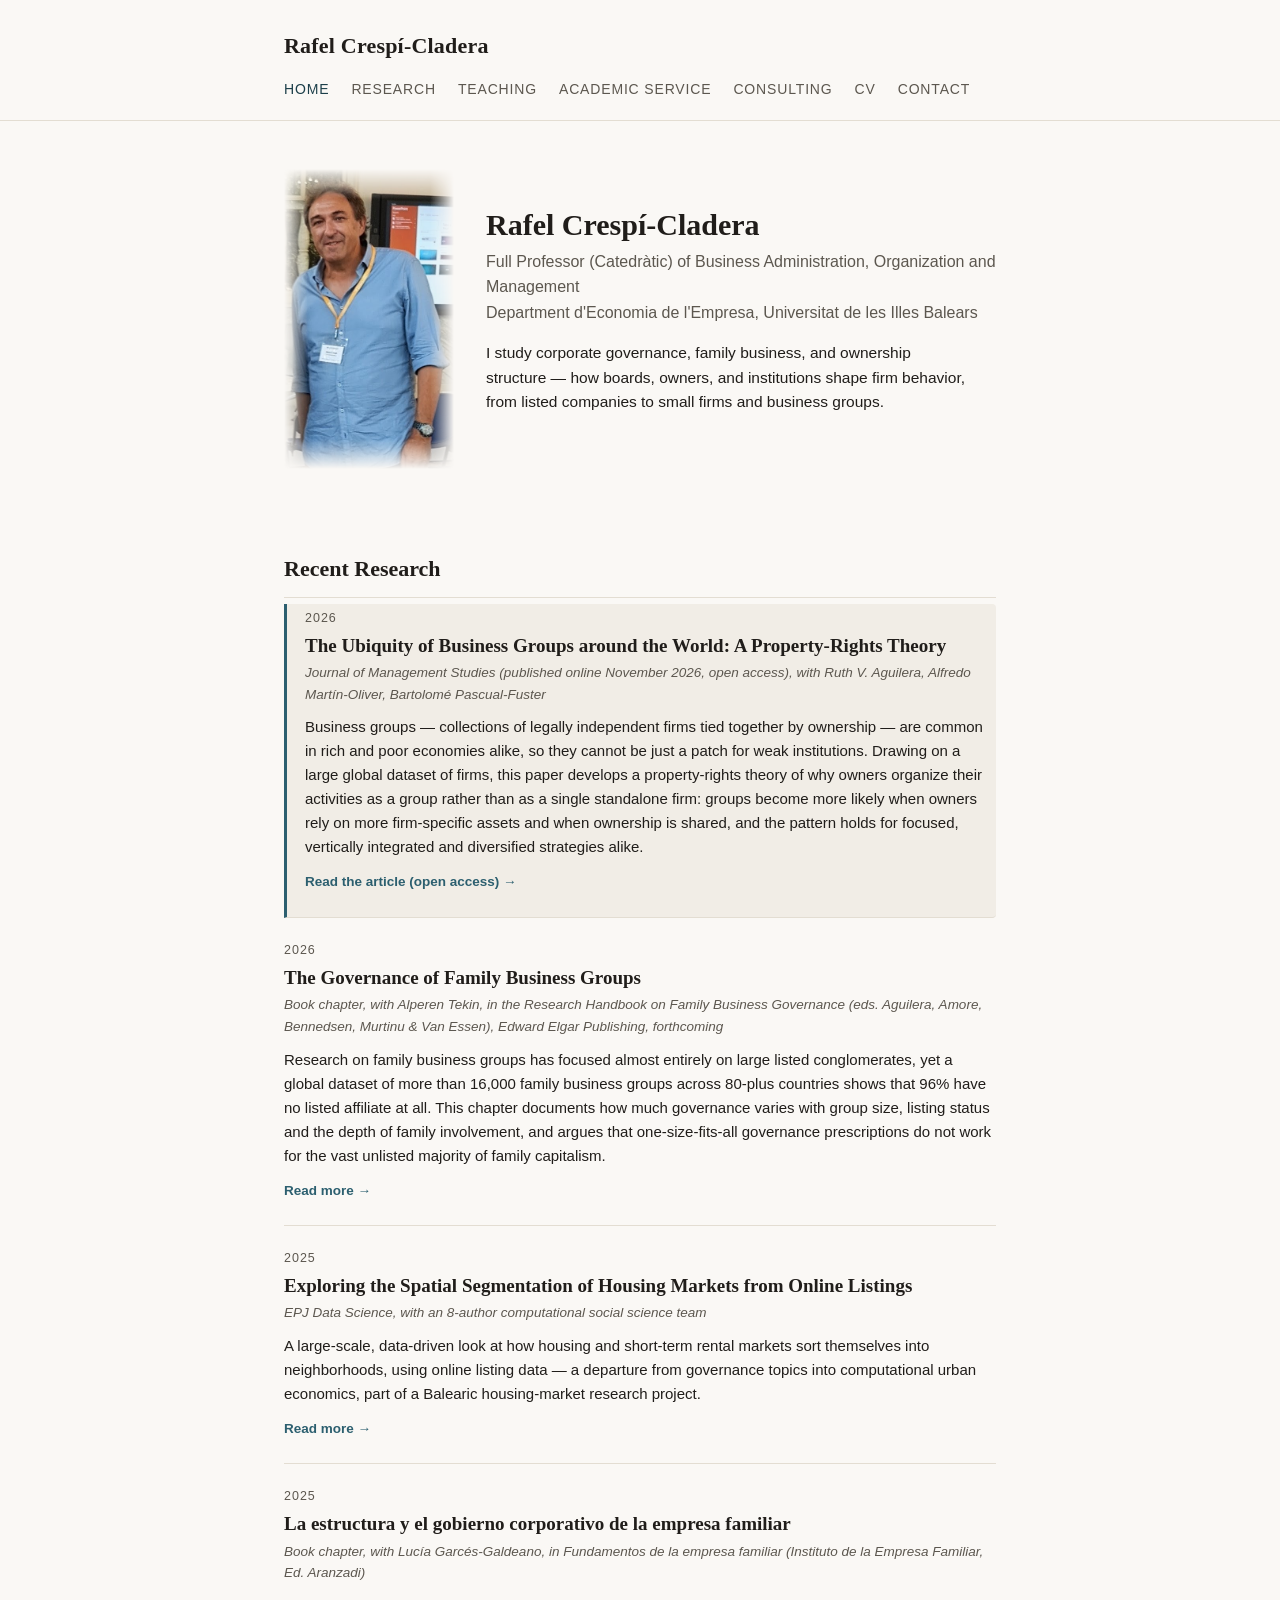
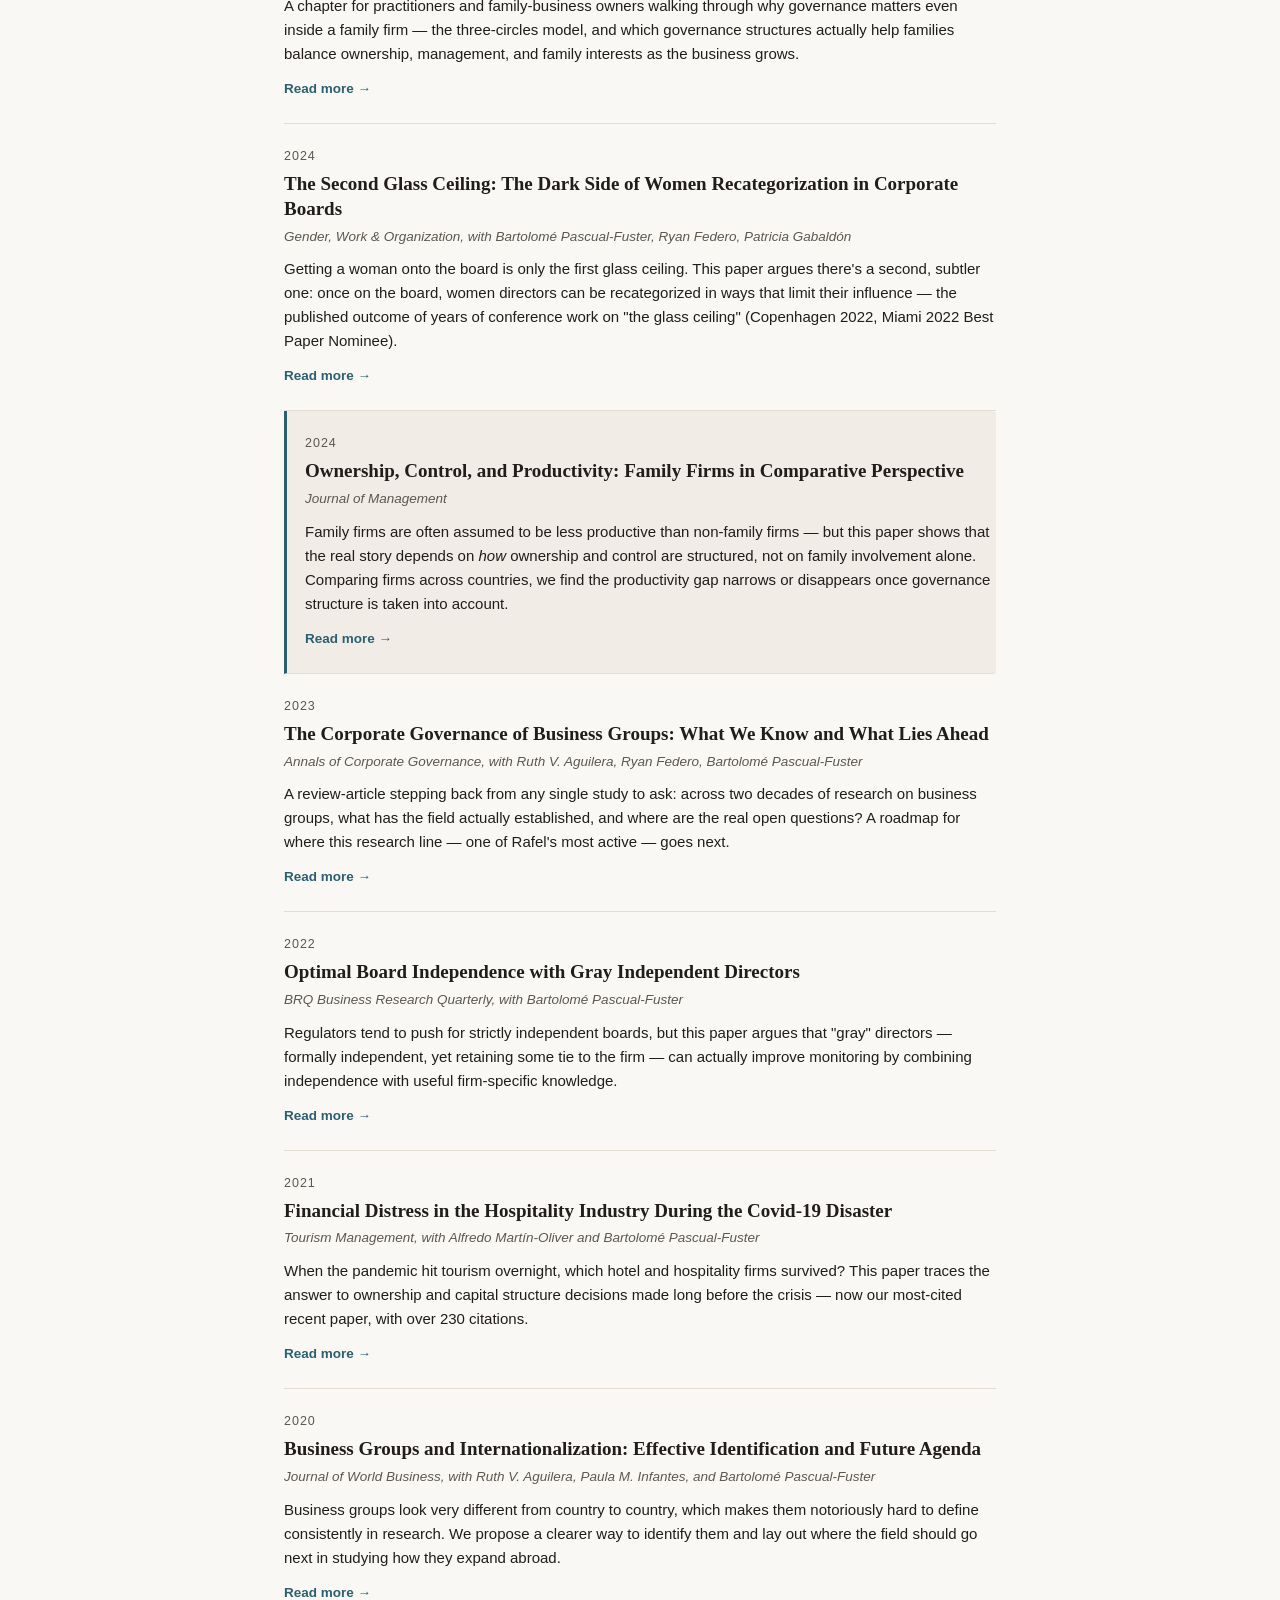
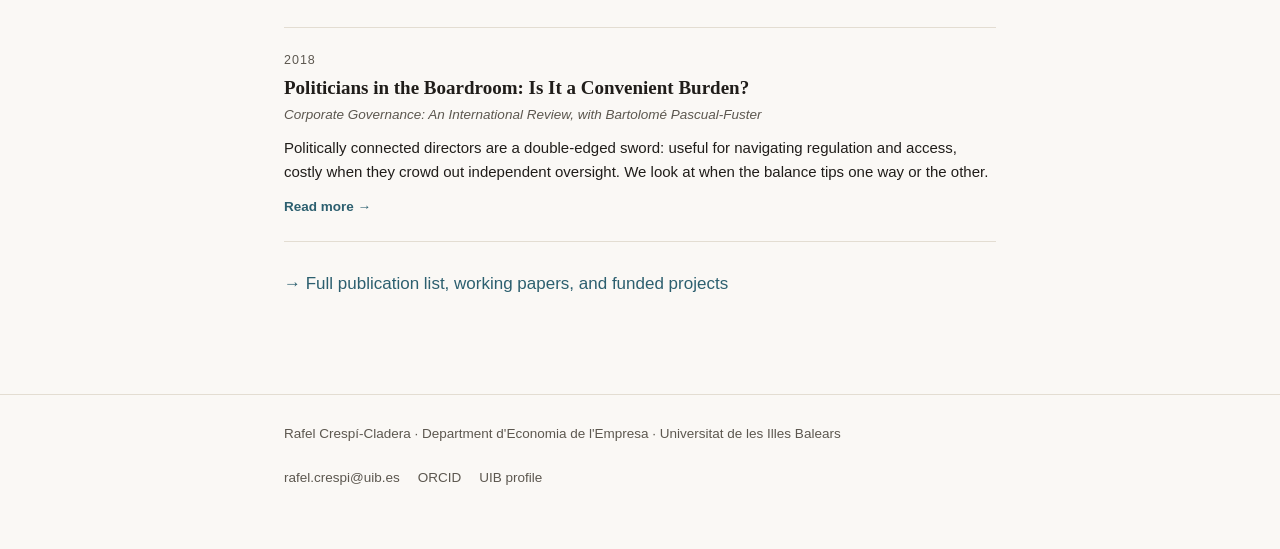
<file: index.html>
<!DOCTYPE html>
<html lang="en">
<head>
<meta charset="UTF-8">
<meta name="viewport" content="width=device-width, initial-scale=1.0">
<title>Rafel Crespí-Cladera</title>
<link rel="stylesheet" href="css/style.css">
</head>
<body>

<header class="site-header">
  <div class="wrap">
    <div class="site-name">Rafel Crespí-Cladera</div>
    <nav class="site-nav">
      <ul>
        <li><a href="index.html" class="active">Home</a></li>
        <li><a href="research.html">Research</a></li>
        <li><a href="teaching.html">Teaching</a></li>
        <li><a href="service.html">Academic Service</a></li>
        <li><a href="consulting.html">Consulting</a></li>
        <li><a href="cv.html">CV</a></li>
        <li><a href="contact.html">Contact</a></li>
      </ul>
    </nav>
  </div>
</header>

<main>
  <section class="hero">
    <div class="wrap">
      <img class="portrait" src="images/Italy_ICGS.jpg" alt="Rafel Crespí-Cladera">
      <div>
        <h1>Rafel Crespí-Cladera</h1>
        <p class="role">Full Professor (Catedràtic) of Business Administration, Organization and Management<br>Department d'Economia de l'Empresa, Universitat de les Illes Balears</p>
        <p class="blurb">I study corporate governance, family business, and ownership structure — how boards, owners, and institutions shape firm behavior, from listed companies to small firms and business groups.</p>
      </div>
    </div>
  </section>

  <div class="wrap">
    <h2 class="section-title">Recent Research</h2>

    <div class="feed-item feed-flagship">
      <div class="feed-date">2026</div>
      <h3>The Ubiquity of Business Groups around the World: A Property-Rights Theory</h3>
      <div class="feed-venue">Journal of Management Studies (published online November 2026, open access), with Ruth V. Aguilera, Alfredo Martín-Oliver, Bartolomé Pascual-Fuster</div>
      <p class="feed-summary">Business groups — collections of legally independent firms tied together by ownership — are common in rich and poor economies alike, so they cannot be just a patch for weak institutions. Drawing on a large global dataset of firms, this paper develops a property-rights theory of why owners organize their activities as a group rather than as a single standalone firm: groups become more likely when owners rely on more firm-specific assets and when ownership is shared, and the pattern holds for focused, vertically integrated and diversified strategies alike.</p>
      <a class="feed-link" href="https://doi.org/10.1111/joms.70179">Read the article (open access) →</a>
    </div>

    <div class="feed-item">
      <div class="feed-date">2026</div>
      <h3>The Governance of Family Business Groups</h3>
      <div class="feed-venue">Book chapter, with Alperen Tekin, in the <em>Research Handbook on Family Business Governance</em> (eds. Aguilera, Amore, Bennedsen, Murtinu &amp; Van Essen), Edward Elgar Publishing, forthcoming</div>
      <p class="feed-summary">Research on family business groups has focused almost entirely on large listed conglomerates, yet a global dataset of more than 16,000 family business groups across 80-plus countries shows that 96% have no listed affiliate at all. This chapter documents how much governance varies with group size, listing status and the depth of family involvement, and argues that one-size-fits-all governance prescriptions do not work for the vast unlisted majority of family capitalism.</p>
      <a class="feed-link" href="research.html#pub-2026-fbg-chapter">Read more →</a>
    </div>

    <div class="feed-item">
      <div class="feed-date">2025</div>
      <h3>Exploring the Spatial Segmentation of Housing Markets from Online Listings</h3>
      <div class="feed-venue">EPJ Data Science, with an 8-author computational social science team</div>
      <p class="feed-summary">A large-scale, data-driven look at how housing and short-term rental markets sort themselves into neighborhoods, using online listing data — a departure from governance topics into computational urban economics, part of a Balearic housing-market research project.</p>
      <a class="feed-link" href="research.html#pub-2025-epj">Read more →</a>
    </div>

    <div class="feed-item">
      <div class="feed-date">2025</div>
      <h3>La estructura y el gobierno corporativo de la empresa familiar</h3>
      <div class="feed-venue">Book chapter, with Lucía Garcés-Galdeano, in <em>Fundamentos de la empresa familiar</em> (Instituto de la Empresa Familiar, Ed. Aranzadi)</div>
      <p class="feed-summary">A chapter for practitioners and family-business owners walking through why governance matters even inside a family firm — the three-circles model, and which governance structures actually help families balance ownership, management, and family interests as the business grows.</p>
      <a class="feed-link" href="research.html">Read more →</a>
    </div>

    <div class="feed-item">
      <div class="feed-date">2024</div>
      <h3>The Second Glass Ceiling: The Dark Side of Women Recategorization in Corporate Boards</h3>
      <div class="feed-venue">Gender, Work &amp; Organization, with Bartolomé Pascual-Fuster, Ryan Federo, Patricia Gabaldón</div>
      <p class="feed-summary">Getting a woman onto the board is only the first glass ceiling. This paper argues there's a second, subtler one: once on the board, women directors can be recategorized in ways that limit their influence — the published outcome of years of conference work on "the glass ceiling" (Copenhagen 2022, Miami 2022 Best Paper Nominee).</p>
      <a class="feed-link" href="research.html#pub-2024-gwo">Read more →</a>
    </div>

    <div class="feed-item feed-flagship">
      <div class="feed-date">2024</div>
      <h3>Ownership, Control, and Productivity: Family Firms in Comparative Perspective</h3>
      <div class="feed-venue">Journal of Management</div>
      <p class="feed-summary">Family firms are often assumed to be less productive than non-family firms — but this paper shows that the real story depends on <em>how</em> ownership and control are structured, not on family involvement alone. Comparing firms across countries, we find the productivity gap narrows or disappears once governance structure is taken into account.</p>
      <a class="feed-link" href="research.html#pub-2024-jom">Read more →</a>
    </div>

    <div class="feed-item">
      <div class="feed-date">2023</div>
      <h3>The Corporate Governance of Business Groups: What We Know and What Lies Ahead</h3>
      <div class="feed-venue">Annals of Corporate Governance, with Ruth V. Aguilera, Ryan Federo, Bartolomé Pascual-Fuster</div>
      <p class="feed-summary">A review-article stepping back from any single study to ask: across two decades of research on business groups, what has the field actually established, and where are the real open questions? A roadmap for where this research line — one of Rafel's most active — goes next.</p>
      <a class="feed-link" href="research.html#pub-2023-acg">Read more →</a>
    </div>

    <div class="feed-item">
      <div class="feed-date">2022</div>
      <h3>Optimal Board Independence with Gray Independent Directors</h3>
      <div class="feed-venue">BRQ Business Research Quarterly, with Bartolomé Pascual-Fuster</div>
      <p class="feed-summary">Regulators tend to push for strictly independent boards, but this paper argues that "gray" directors — formally independent, yet retaining some tie to the firm — can actually improve monitoring by combining independence with useful firm-specific knowledge.</p>
      <a class="feed-link" href="research.html#pub-2022-brq">Read more →</a>
    </div>

    <div class="feed-item">
      <div class="feed-date">2021</div>
      <h3>Financial Distress in the Hospitality Industry During the Covid-19 Disaster</h3>
      <div class="feed-venue">Tourism Management, with Alfredo Martín-Oliver and Bartolomé Pascual-Fuster</div>
      <p class="feed-summary">When the pandemic hit tourism overnight, which hotel and hospitality firms survived? This paper traces the answer to ownership and capital structure decisions made long before the crisis — now our most-cited recent paper, with over 230 citations.</p>
      <a class="feed-link" href="research.html#pub-2021-tm">Read more →</a>
    </div>

    <div class="feed-item">
      <div class="feed-date">2020</div>
      <h3>Business Groups and Internationalization: Effective Identification and Future Agenda</h3>
      <div class="feed-venue">Journal of World Business, with Ruth V. Aguilera, Paula M. Infantes, and Bartolomé Pascual-Fuster</div>
      <p class="feed-summary">Business groups look very different from country to country, which makes them notoriously hard to define consistently in research. We propose a clearer way to identify them and lay out where the field should go next in studying how they expand abroad.</p>
      <a class="feed-link" href="research.html#pub-2020-jwb">Read more →</a>
    </div>

    <div class="feed-item">
      <div class="feed-date">2018</div>
      <h3>Politicians in the Boardroom: Is It a Convenient Burden?</h3>
      <div class="feed-venue">Corporate Governance: An International Review, with Bartolomé Pascual-Fuster</div>
      <p class="feed-summary">Politically connected directors are a double-edged sword: useful for navigating regulation and access, costly when they crowd out independent oversight. We look at when the balance tips one way or the other.</p>
      <a class="feed-link" href="research.html#pub-2018-cgir">Read more →</a>
    </div>

    <p style="margin-top:28px;"><a href="research.html">→ Full publication list, working papers, and funded projects</a></p>
  </div>
</main>

<footer class="site-footer">
  <div class="wrap">
    <div class="byline">Rafel Crespí-Cladera · Department d'Economia de l'Empresa · Universitat de les Illes Balears</div>
    <div class="identity-links">
      <a href="mailto:rafel.crespi@uib.es">rafel.crespi@uib.es</a>
      <a href="https://orcid.org/0000-0002-3495-7981">ORCID</a>
      <a href="https://www.uib.es/personal/ABDI1NDE/">UIB profile</a>
    </div>
  </div>
</footer>

</body>
</html>
</file>
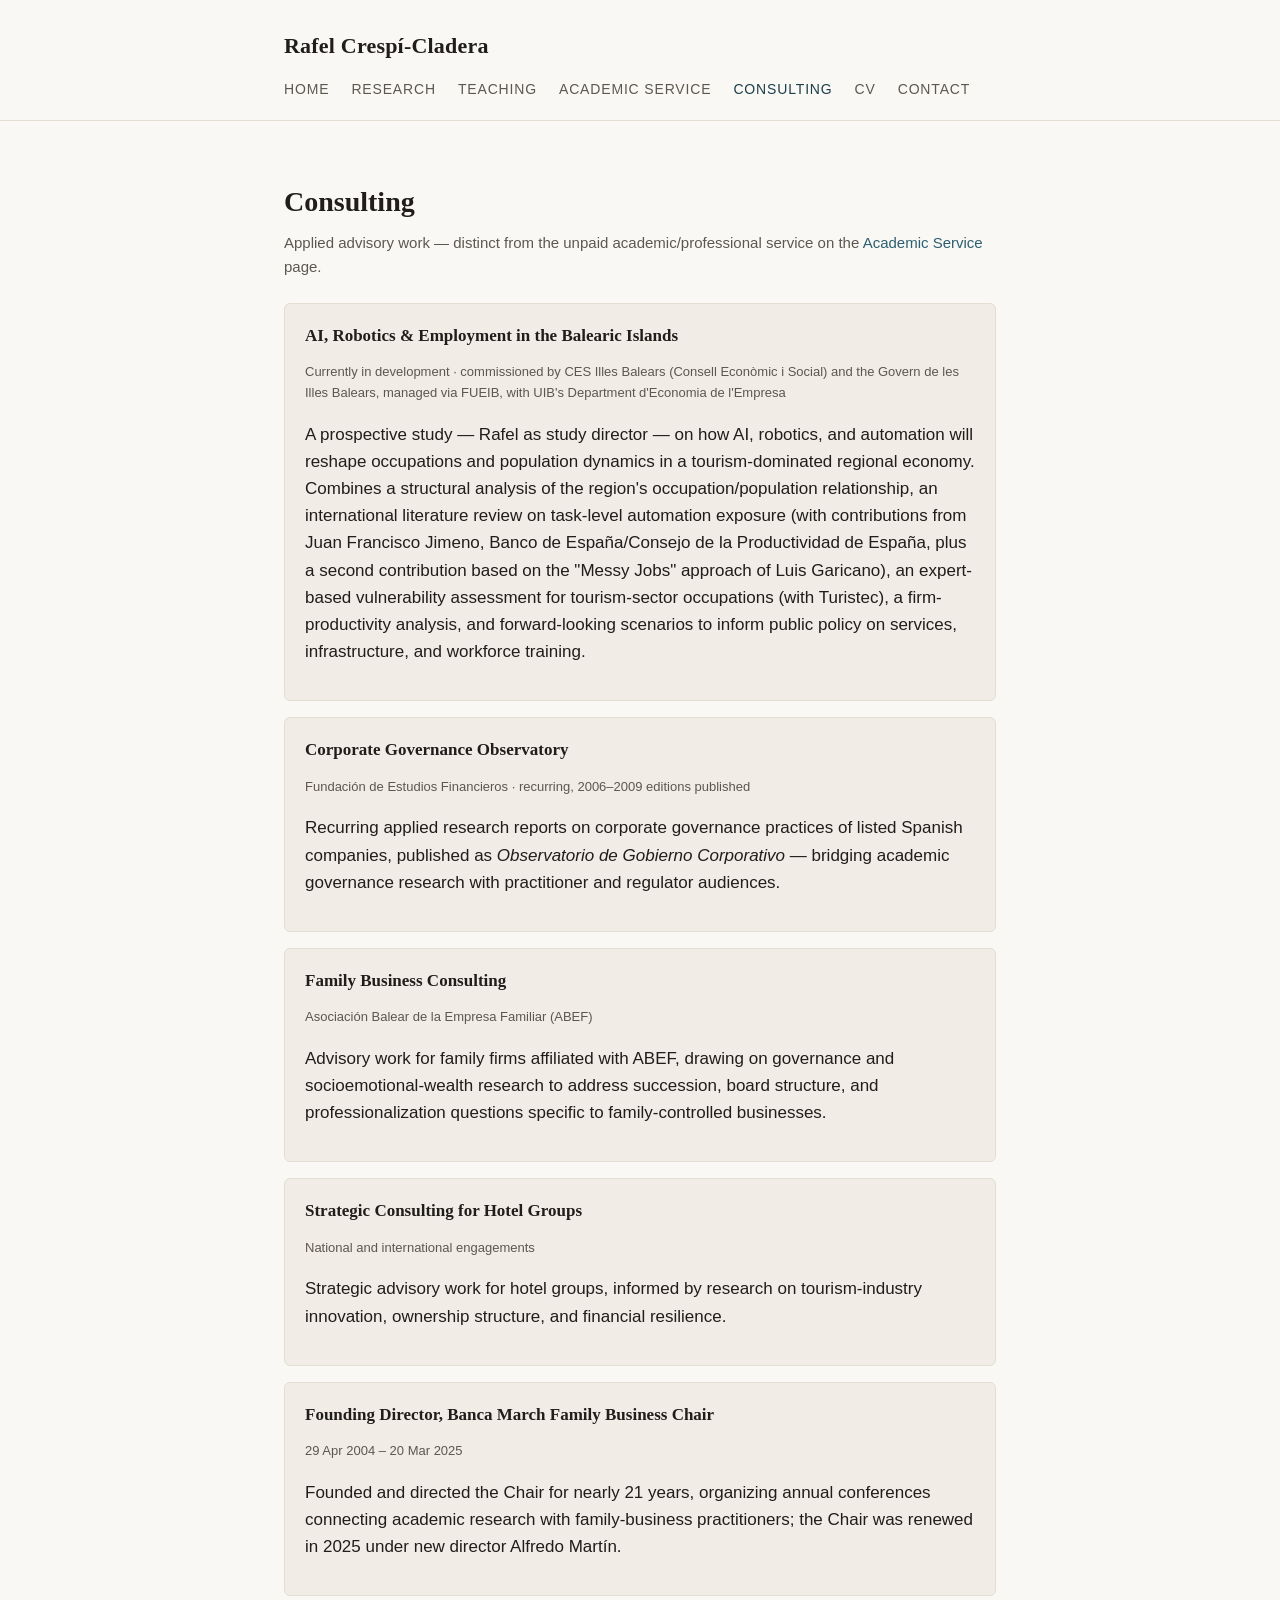
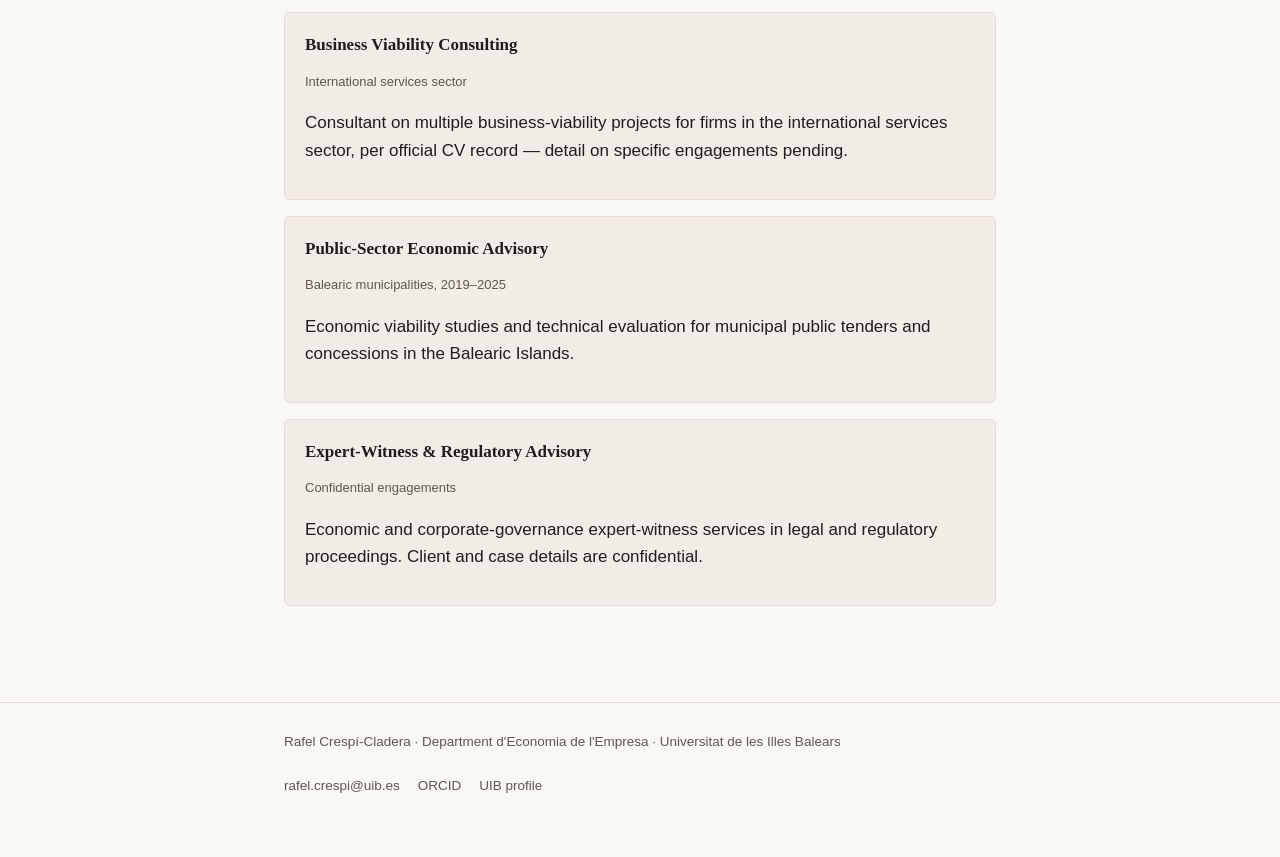
<file: consulting.html>
<!DOCTYPE html>
<html lang="en">
<head>
<meta charset="UTF-8">
<meta name="viewport" content="width=device-width, initial-scale=1.0">
<title>Consulting — Rafel Crespí-Cladera</title>
<link rel="stylesheet" href="css/style.css">
</head>
<body>

<header class="site-header">
  <div class="wrap">
    <div class="site-name">Rafel Crespí-Cladera</div>
    <nav class="site-nav">
      <ul>
        <li><a href="index.html">Home</a></li>
        <li><a href="research.html">Research</a></li>
        <li><a href="teaching.html">Teaching</a></li>
        <li><a href="service.html">Academic Service</a></li>
        <li><a href="consulting.html" class="active">Consulting</a></li>
        <li><a href="cv.html">CV</a></li>
        <li><a href="contact.html">Contact</a></li>
      </ul>
    </nav>
  </div>
</header>

<main>
  <div class="wrap" style="padding-top:40px;">
    <h1 style="font-family:var(--serif); font-size:28px; margin-bottom:6px;">Consulting</h1>
    <p class="section-lede">Applied advisory work — distinct from the unpaid academic/professional service on the <a href="service.html">Academic Service</a> page.</p>

    <div class="card">
      <h3>AI, Robotics &amp; Employment in the Balearic Islands</h3>
      <p class="meta">Currently in development · commissioned by CES Illes Balears (Consell Econòmic i Social) and the Govern de les Illes Balears, managed via FUEIB, with UIB's Department d'Economia de l'Empresa</p>
      <p>A prospective study — Rafel as study director — on how AI, robotics, and automation will reshape occupations and population dynamics in a tourism-dominated regional economy. Combines a structural analysis of the region's occupation/population relationship, an international literature review on task-level automation exposure (with contributions from Juan Francisco Jimeno, Banco de España/Consejo de la Productividad de España, plus a second contribution based on the "Messy Jobs" approach of Luis Garicano), an expert-based vulnerability assessment for tourism-sector occupations (with Turistec), a firm-productivity analysis, and forward-looking scenarios to inform public policy on services, infrastructure, and workforce training.</p>
    </div>

    <div class="card">
      <h3>Corporate Governance Observatory</h3>
      <p class="meta">Fundación de Estudios Financieros · recurring, 2006–2009 editions published</p>
      <p>Recurring applied research reports on corporate governance practices of listed Spanish companies, published as <em>Observatorio de Gobierno Corporativo</em> — bridging academic governance research with practitioner and regulator audiences.</p>
    </div>

    <div class="card">
      <h3>Family Business Consulting</h3>
      <p class="meta">Asociación Balear de la Empresa Familiar (ABEF)</p>
      <p>Advisory work for family firms affiliated with ABEF, drawing on governance and socioemotional-wealth research to address succession, board structure, and professionalization questions specific to family-controlled businesses.</p>
    </div>

    <div class="card">
      <h3>Strategic Consulting for Hotel Groups</h3>
      <p class="meta">National and international engagements</p>
      <p>Strategic advisory work for hotel groups, informed by research on tourism-industry innovation, ownership structure, and financial resilience.</p>
    </div>

    <div class="card">
      <h3>Founding Director, Banca March Family Business Chair</h3>
      <p class="meta">29 Apr 2004 – 20 Mar 2025</p>
      <p>Founded and directed the Chair for nearly 21 years, organizing annual conferences connecting academic research with family-business practitioners; the Chair was renewed in 2025 under new director Alfredo Martín.</p>
    </div>

    <div class="card">
      <h3>Business Viability Consulting</h3>
      <p class="meta">International services sector</p>
      <p>Consultant on multiple business-viability projects for firms in the international services sector, per official CV record — detail on specific engagements pending.</p>
    </div>

    <div class="card">
      <h3>Public-Sector Economic Advisory</h3>
      <p class="meta">Balearic municipalities, 2019–2025</p>
      <p>Economic viability studies and technical evaluation for municipal public tenders and concessions in the Balearic Islands.</p>
    </div>

    <div class="card">
      <h3>Expert-Witness &amp; Regulatory Advisory</h3>
      <p class="meta">Confidential engagements</p>
      <p>Economic and corporate-governance expert-witness services in legal and regulatory proceedings. Client and case details are confidential.</p>
    </div>
  </div>
</main>

<footer class="site-footer">
  <div class="wrap">
    <div class="byline">Rafel Crespí-Cladera · Department d'Economia de l'Empresa · Universitat de les Illes Balears</div>
    <div class="identity-links">
      <a href="mailto:rafel.crespi@uib.es">rafel.crespi@uib.es</a>
      <a href="https://orcid.org/0000-0002-3495-7981">ORCID</a>
      <a href="https://www.uib.es/personal/ABDI1NDE/">UIB profile</a>
    </div>
  </div>
</footer>

</body>
</html>
</file>
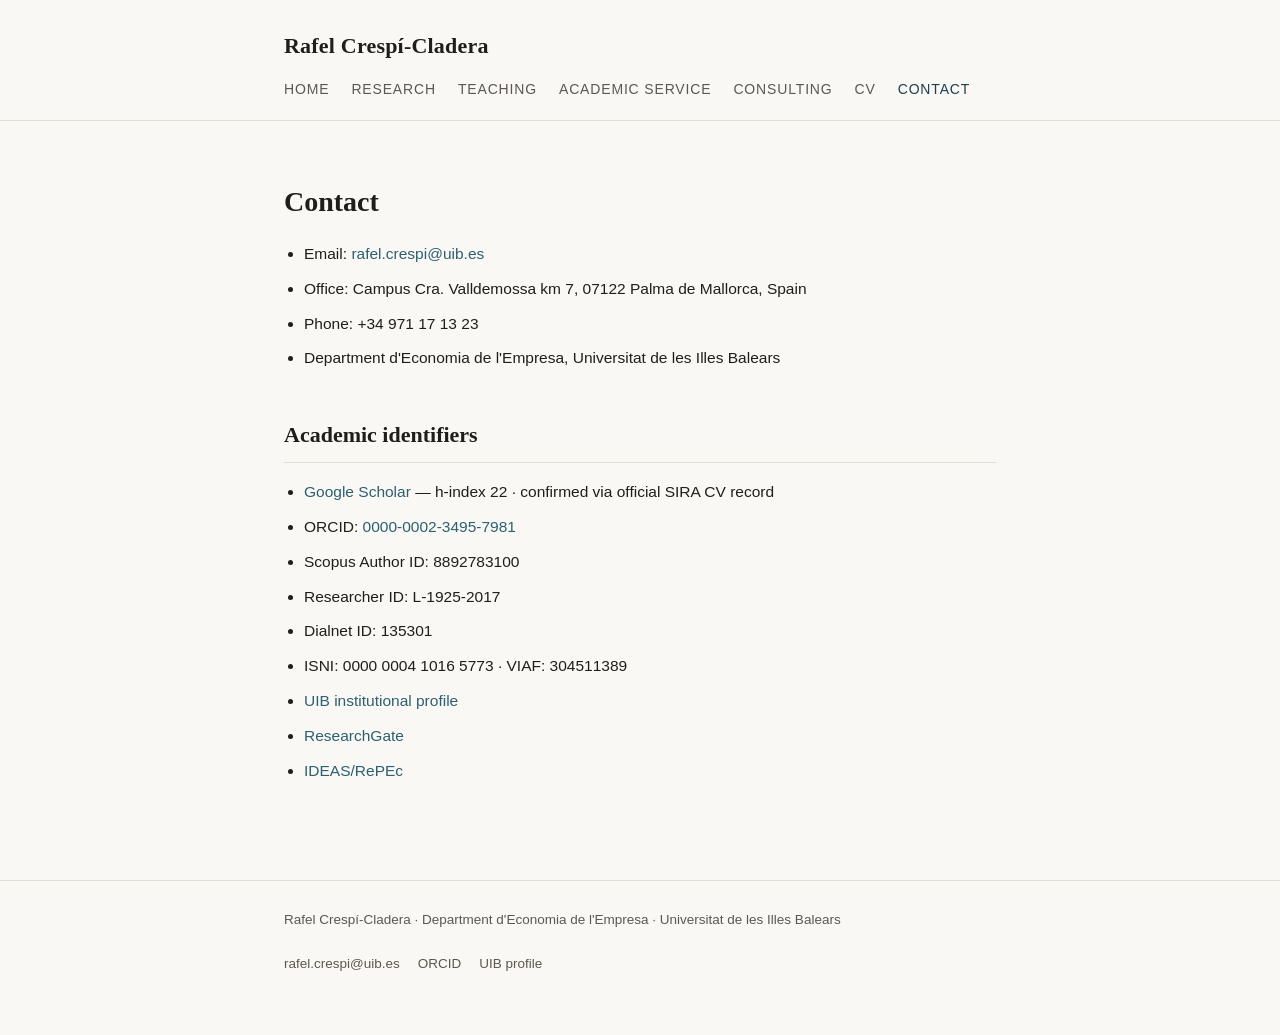
<file: contact.html>
<!DOCTYPE html>
<html lang="en">
<head>
<meta charset="UTF-8">
<meta name="viewport" content="width=device-width, initial-scale=1.0">
<title>Contact — Rafel Crespí-Cladera</title>
<link rel="stylesheet" href="css/style.css">
</head>
<body>

<header class="site-header">
  <div class="wrap">
    <div class="site-name">Rafel Crespí-Cladera</div>
    <nav class="site-nav">
      <ul>
        <li><a href="index.html">Home</a></li>
        <li><a href="research.html">Research</a></li>
        <li><a href="teaching.html">Teaching</a></li>
        <li><a href="service.html">Academic Service</a></li>
        <li><a href="consulting.html">Consulting</a></li>
        <li><a href="cv.html">CV</a></li>
        <li><a href="contact.html" class="active">Contact</a></li>
      </ul>
    </nav>
  </div>
</header>

<main>
  <div class="wrap" style="padding-top:40px;">
    <h1 style="font-family:var(--serif); font-size:28px; margin-bottom:6px;">Contact</h1>

    <ul class="plain">
      <li>Email: <a href="mailto:rafel.crespi@uib.es">rafel.crespi@uib.es</a></li>
      <li>Office: Campus Cra. Valldemossa km 7, 07122 Palma de Mallorca, Spain</li>
      <li>Phone: +34 971 17 13 23</li>
      <li>Department d'Economia de l'Empresa, Universitat de les Illes Balears</li>
    </ul>

    <h2 class="section-title">Academic identifiers</h2>
    <ul class="plain">
      <li><a href="https://scholar.google.com/citations?user=6JZSaNoAAAAJ">Google Scholar</a> — h-index 22 · confirmed via official SIRA CV record</li>
      <li>ORCID: <a href="https://orcid.org/0000-0002-3495-7981">0000-0002-3495-7981</a></li>
      <li>Scopus Author ID: 8892783100</li>
      <li>Researcher ID: L-1925-2017</li>
      <li>Dialnet ID: 135301</li>
      <li>ISNI: 0000 0004 1016 5773 · VIAF: 304511389</li>
      <li><a href="https://www.uib.es/personal/ABDI1NDE/">UIB institutional profile</a></li>
      <li><a href="https://www.researchgate.net/profile/Rafel-Cladera">ResearchGate</a></li>
      <li><a href="https://ideas.repec.org/f/pcr248.html">IDEAS/RePEc</a></li>
    </ul>
  </div>
</main>

<footer class="site-footer">
  <div class="wrap">
    <div class="byline">Rafel Crespí-Cladera · Department d'Economia de l'Empresa · Universitat de les Illes Balears</div>
    <div class="identity-links">
      <a href="mailto:rafel.crespi@uib.es">rafel.crespi@uib.es</a>
      <a href="https://orcid.org/0000-0002-3495-7981">ORCID</a>
      <a href="https://www.uib.es/personal/ABDI1NDE/">UIB profile</a>
    </div>
  </div>
</footer>

</body>
</html>
</file>
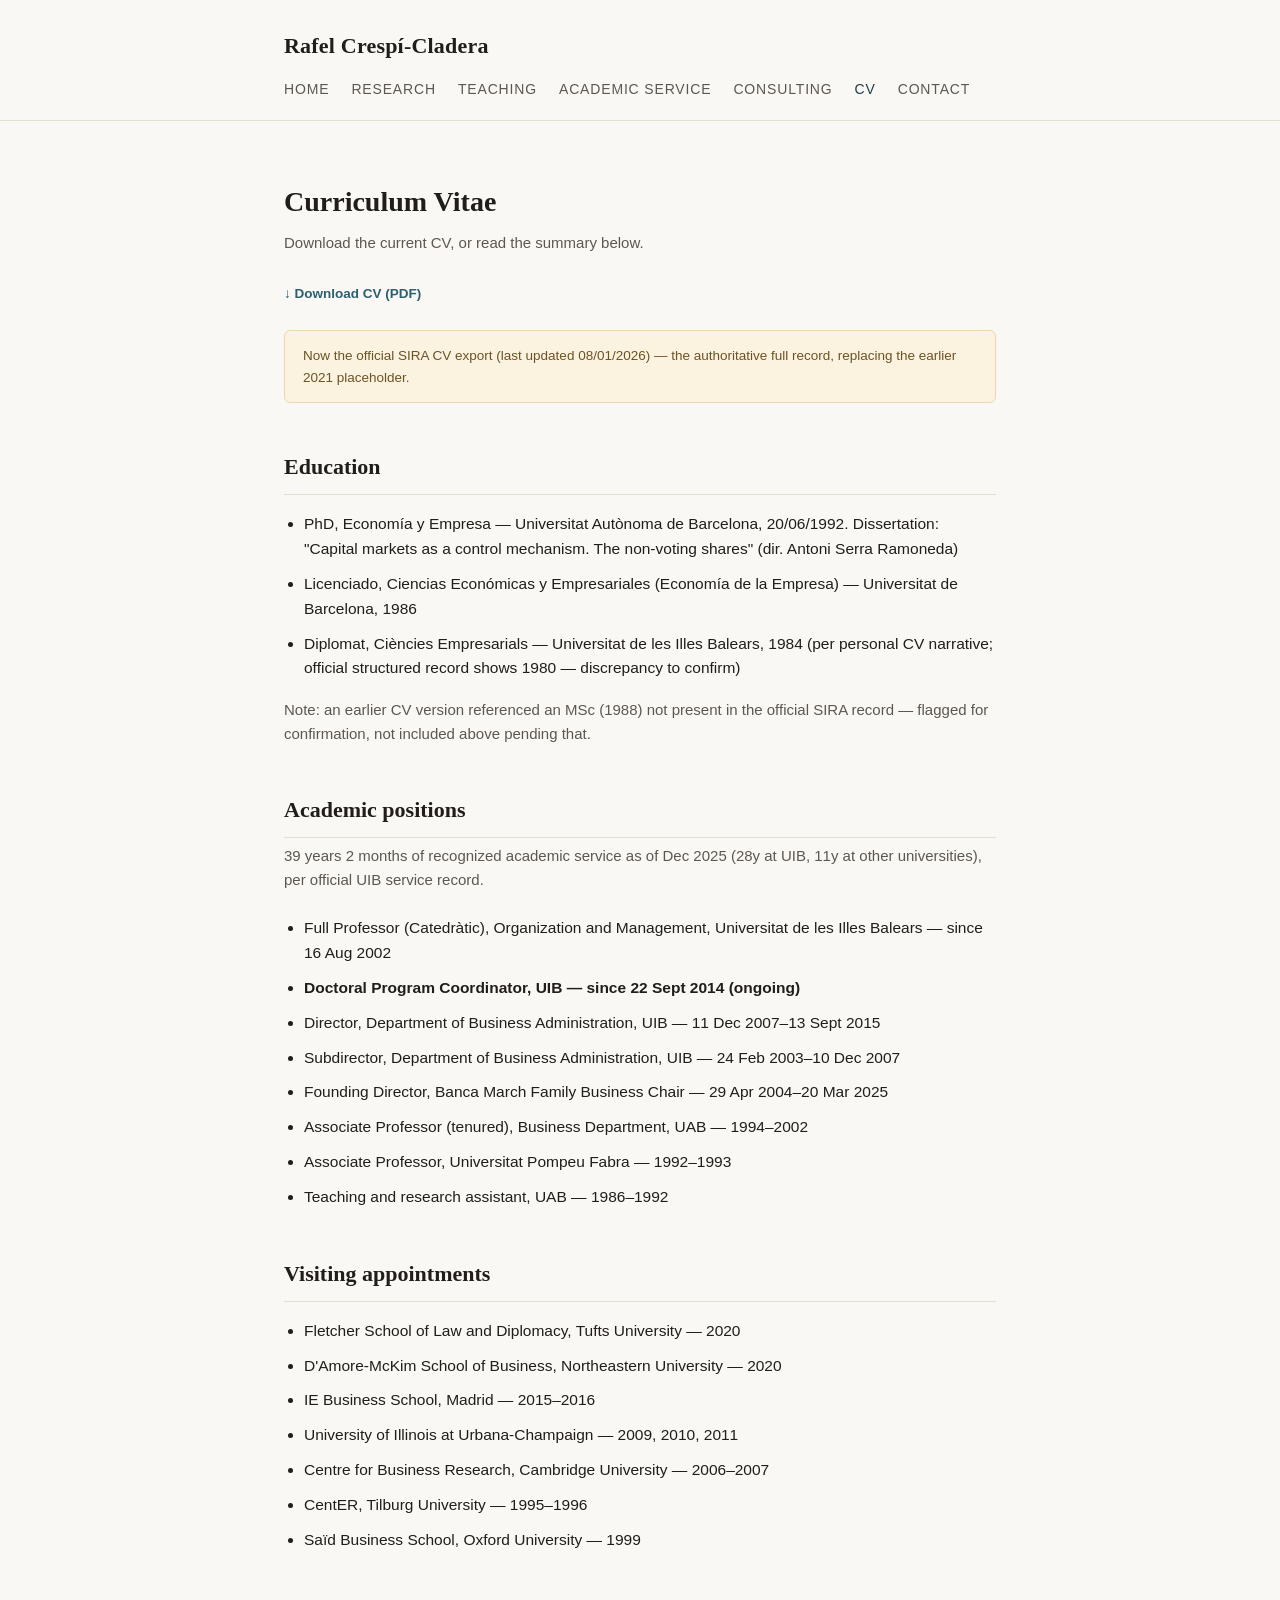
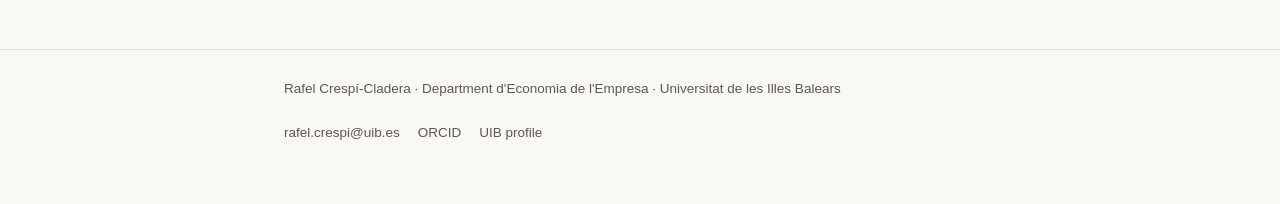
<file: cv.html>
<!DOCTYPE html>
<html lang="en">
<head>
<meta charset="UTF-8">
<meta name="viewport" content="width=device-width, initial-scale=1.0">
<title>CV — Rafel Crespí-Cladera</title>
<link rel="stylesheet" href="css/style.css">
</head>
<body>

<header class="site-header">
  <div class="wrap">
    <div class="site-name">Rafel Crespí-Cladera</div>
    <nav class="site-nav">
      <ul>
        <li><a href="index.html">Home</a></li>
        <li><a href="research.html">Research</a></li>
        <li><a href="teaching.html">Teaching</a></li>
        <li><a href="service.html">Academic Service</a></li>
        <li><a href="consulting.html">Consulting</a></li>
        <li><a href="cv.html" class="active">CV</a></li>
        <li><a href="contact.html">Contact</a></li>
      </ul>
    </nav>
  </div>
</header>

<main>
  <div class="wrap" style="padding-top:40px;">
    <h1 style="font-family:var(--serif); font-size:28px; margin-bottom:6px;">Curriculum Vitae</h1>
    <p class="section-lede">Download the current CV, or read the summary below.</p>

    <p><a href="cv/crespi-cladera-cv.pdf" class="feed-link">↓ Download CV (PDF)</a></p>
    <div class="notice">Now the official SIRA CV export (last updated 08/01/2026) — the authoritative full record, replacing the earlier 2021 placeholder.</div>

    <h2 class="section-title">Education</h2>
    <ul class="plain">
      <li>PhD, Economía y Empresa — Universitat Autònoma de Barcelona, 20/06/1992. Dissertation: "Capital markets as a control mechanism. The non-voting shares" (dir. Antoni Serra Ramoneda)</li>
      <li>Licenciado, Ciencias Económicas y Empresariales (Economía de la Empresa) — Universitat de Barcelona, 1986</li>
      <li>Diplomat, Ciències Empresarials — Universitat de les Illes Balears, 1984 (per personal CV narrative; official structured record shows 1980 — discrepancy to confirm)</li>
    </ul>
    <p class="section-lede">Note: an earlier CV version referenced an MSc (1988) not present in the official SIRA record — flagged for confirmation, not included above pending that.</p>

    <h2 class="section-title">Academic positions</h2>
    <p class="section-lede">39 years 2 months of recognized academic service as of Dec 2025 (28y at UIB, 11y at other universities), per official UIB service record.</p>
    <ul class="plain">
      <li>Full Professor (Catedràtic), Organization and Management, Universitat de les Illes Balears — since 16 Aug 2002</li>
      <li><strong>Doctoral Program Coordinator, UIB — since 22 Sept 2014 (ongoing)</strong></li>
      <li>Director, Department of Business Administration, UIB — 11 Dec 2007–13 Sept 2015</li>
      <li>Subdirector, Department of Business Administration, UIB — 24 Feb 2003–10 Dec 2007</li>
      <li>Founding Director, Banca March Family Business Chair — 29 Apr 2004–20 Mar 2025</li>
      <li>Associate Professor (tenured), Business Department, UAB — 1994–2002</li>
      <li>Associate Professor, Universitat Pompeu Fabra — 1992–1993</li>
      <li>Teaching and research assistant, UAB — 1986–1992</li>
    </ul>

    <h2 class="section-title">Visiting appointments</h2>
    <ul class="plain">
      <li>Fletcher School of Law and Diplomacy, Tufts University — 2020</li>
      <li>D'Amore-McKim School of Business, Northeastern University — 2020</li>
      <li>IE Business School, Madrid — 2015–2016</li>
      <li>University of Illinois at Urbana-Champaign — 2009, 2010, 2011</li>
      <li>Centre for Business Research, Cambridge University — 2006–2007</li>
      <li>CentER, Tilburg University — 1995–1996</li>
      <li>Saïd Business School, Oxford University — 1999</li>
    </ul>
  </div>
</main>

<footer class="site-footer">
  <div class="wrap">
    <div class="byline">Rafel Crespí-Cladera · Department d'Economia de l'Empresa · Universitat de les Illes Balears</div>
    <div class="identity-links">
      <a href="mailto:rafel.crespi@uib.es">rafel.crespi@uib.es</a>
      <a href="https://orcid.org/0000-0002-3495-7981">ORCID</a>
      <a href="https://www.uib.es/personal/ABDI1NDE/">UIB profile</a>
    </div>
  </div>
</footer>

</body>
</html>
</file>
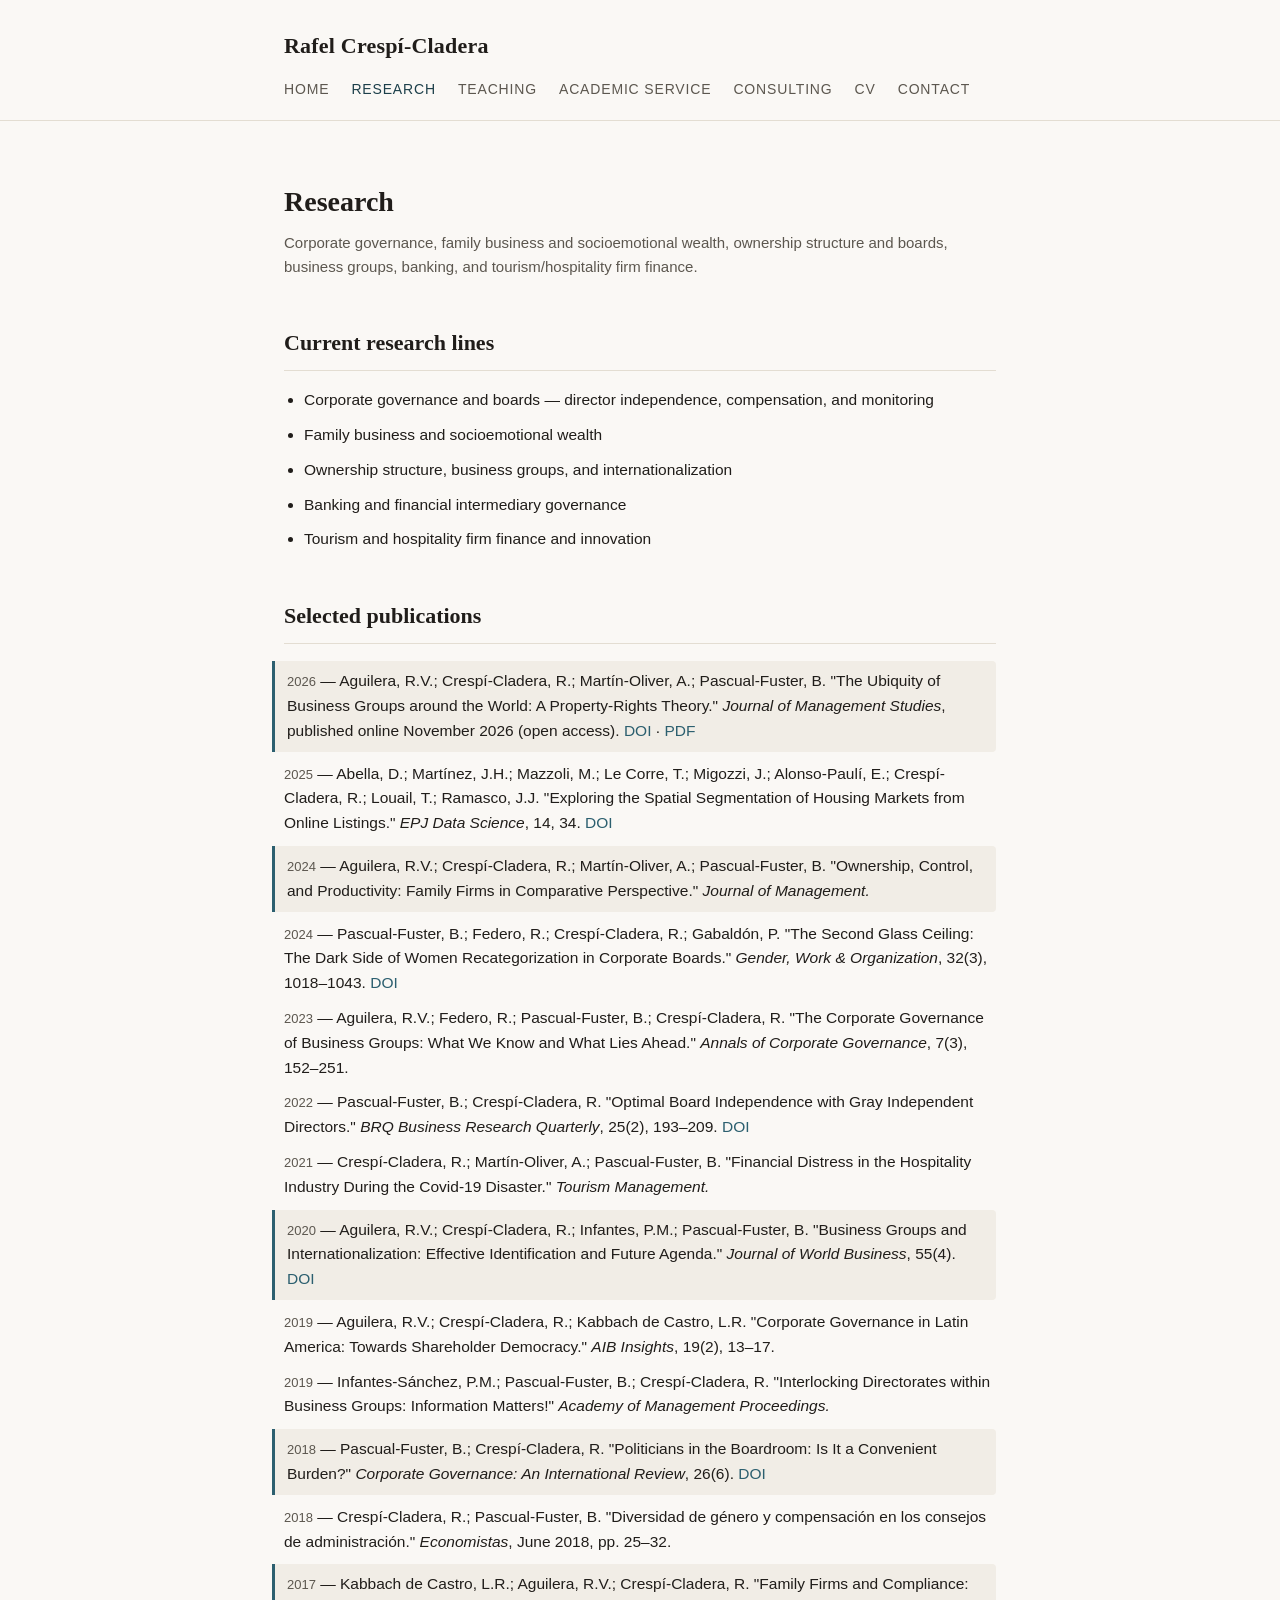
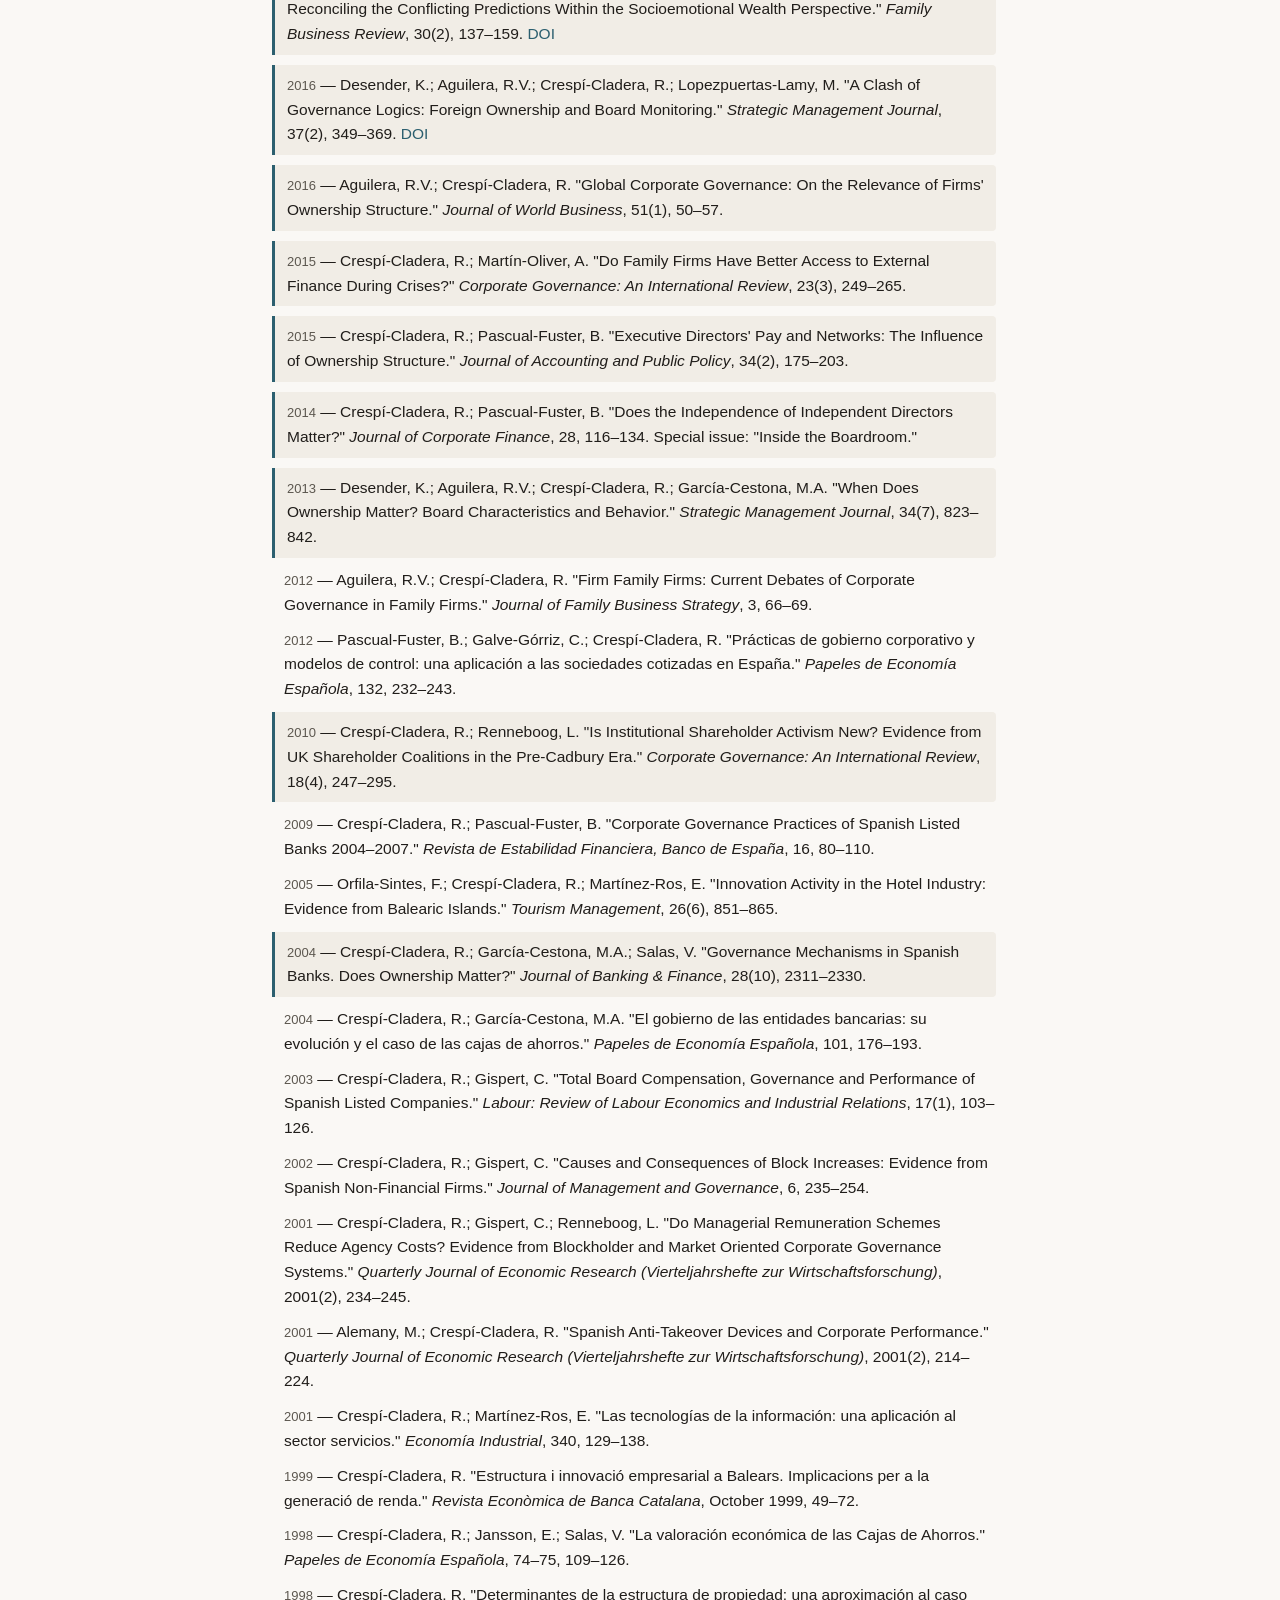
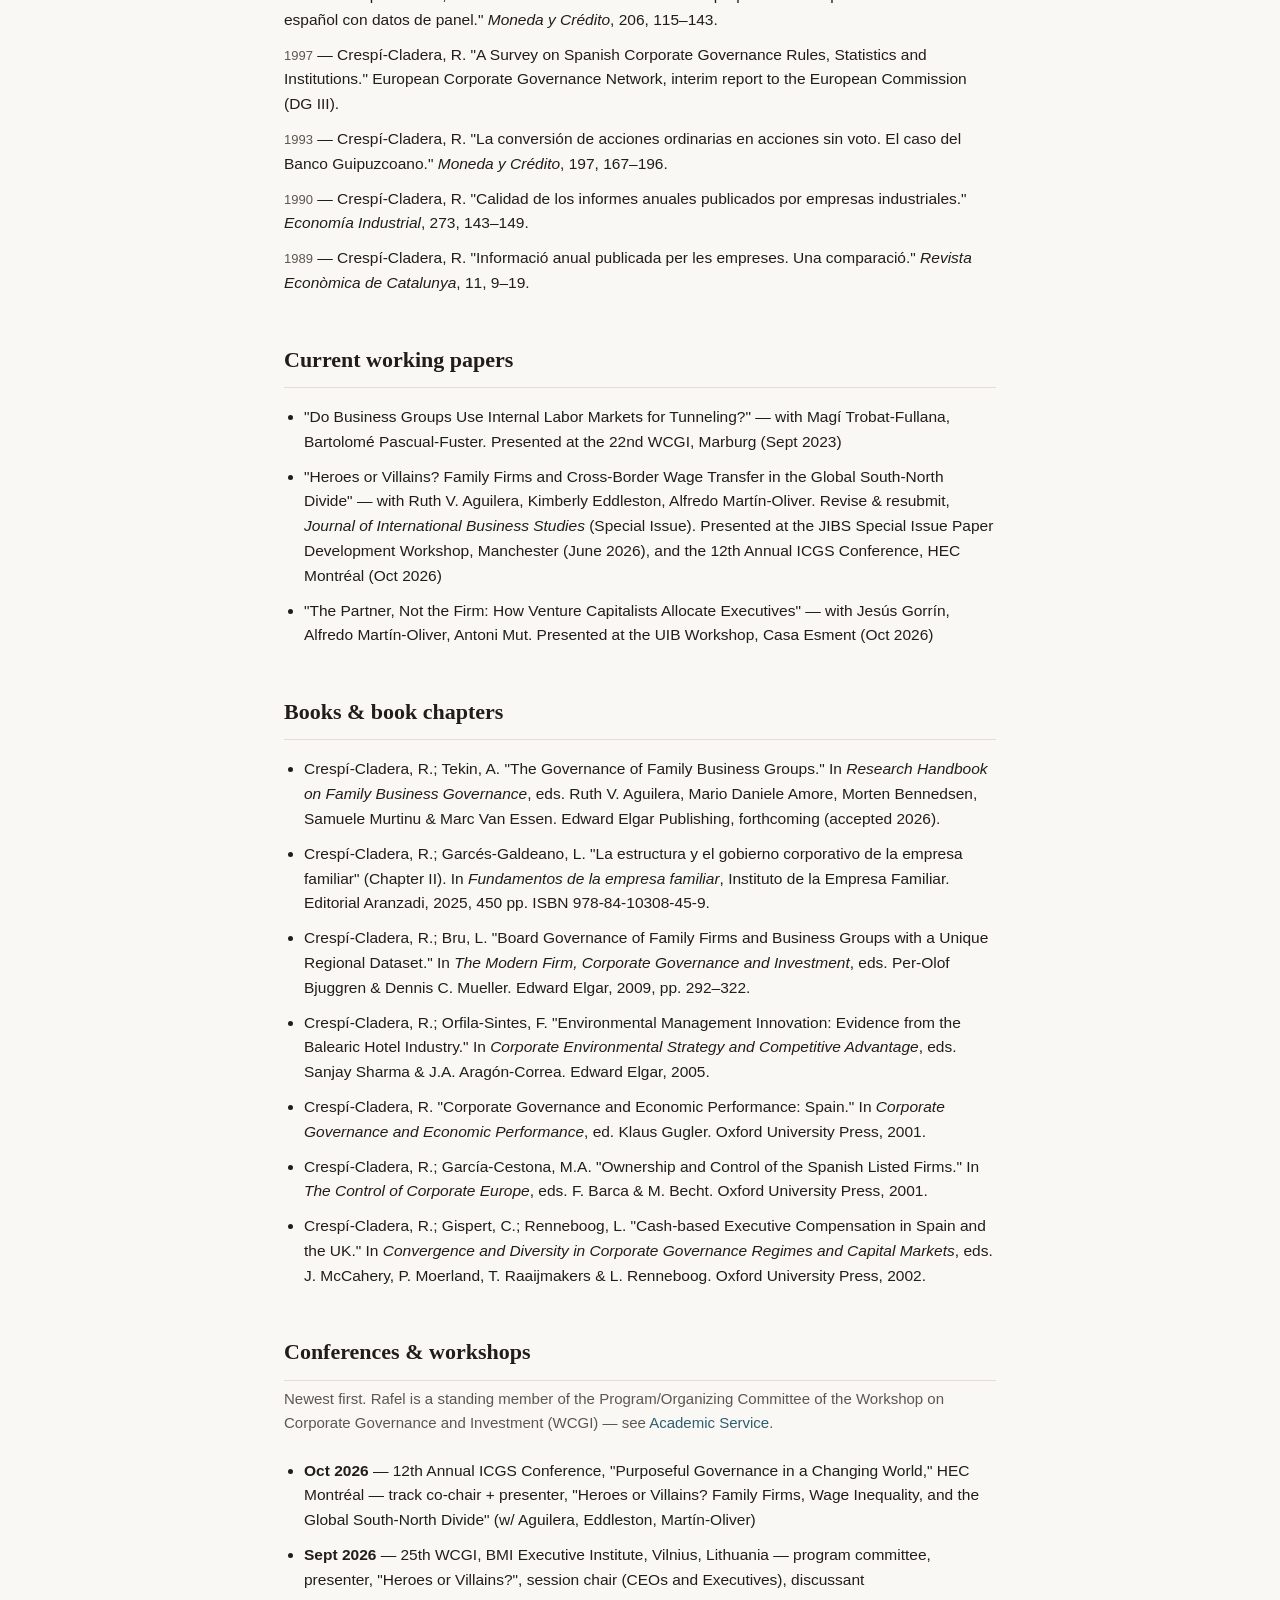
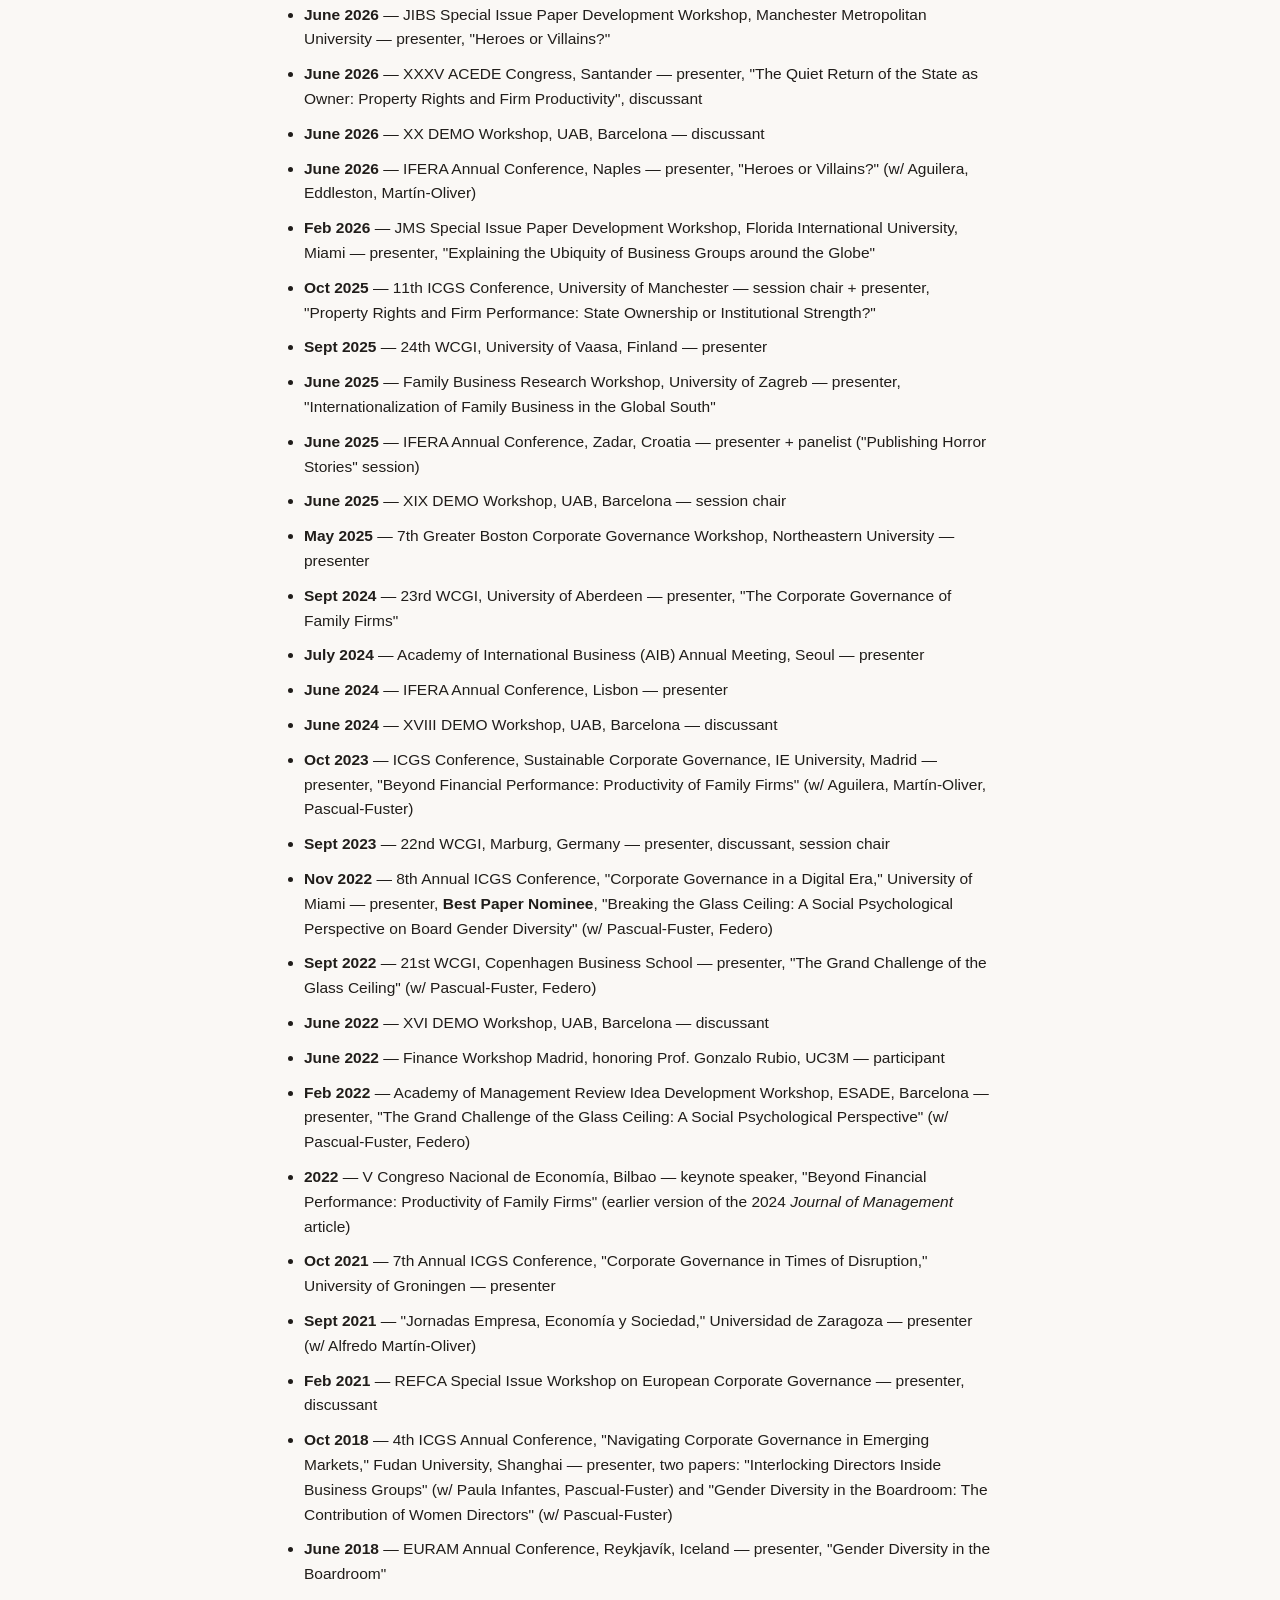
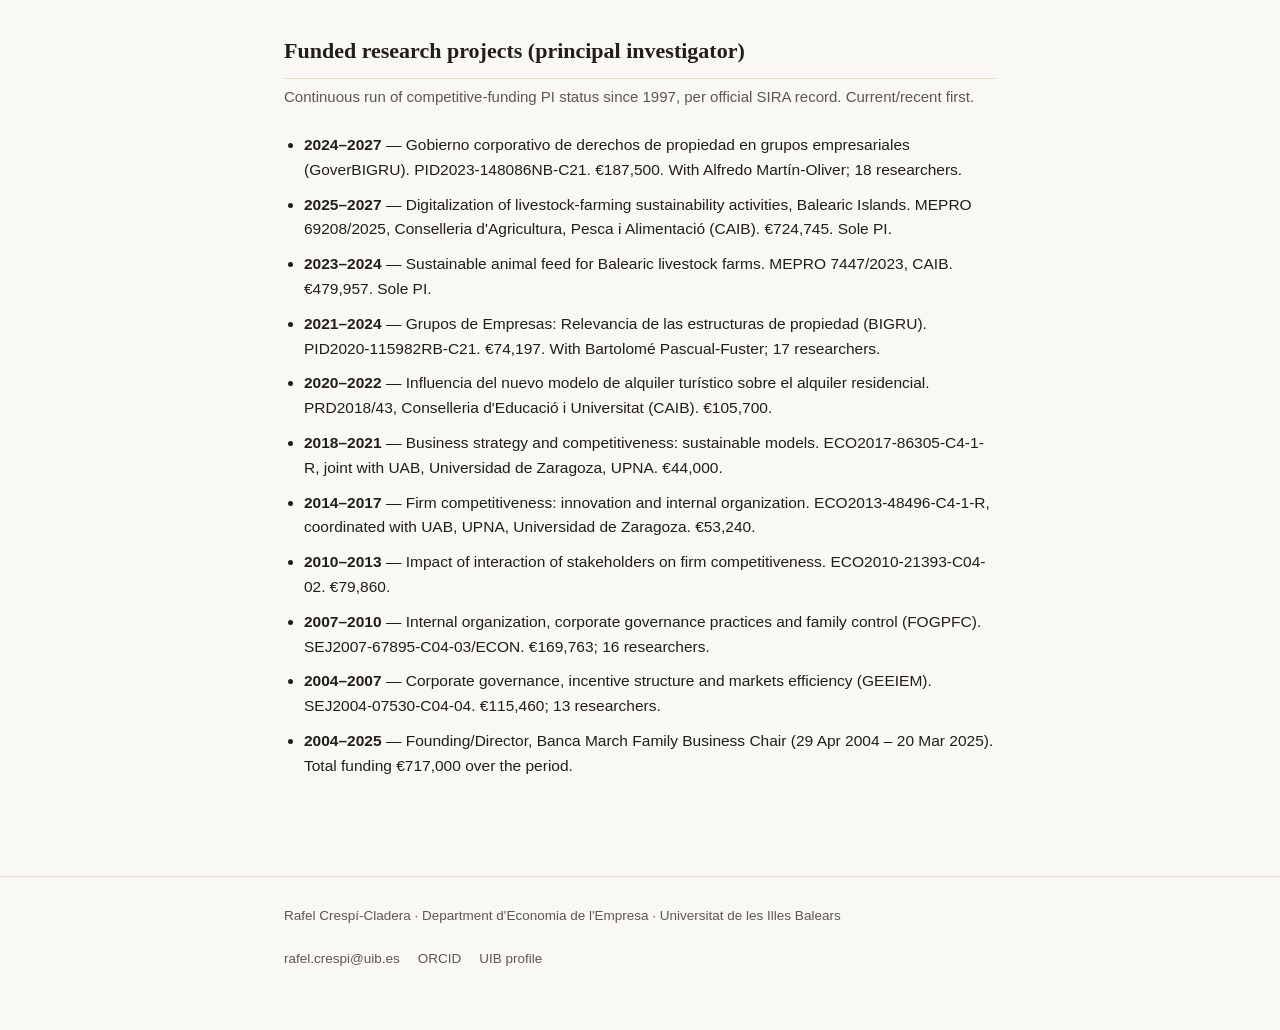
<file: research.html>
<!DOCTYPE html>
<html lang="en">
<head>
<meta charset="UTF-8">
<meta name="viewport" content="width=device-width, initial-scale=1.0">
<title>Research — Rafel Crespí-Cladera</title>
<link rel="stylesheet" href="css/style.css">
</head>
<body>

<header class="site-header">
  <div class="wrap">
    <div class="site-name">Rafel Crespí-Cladera</div>
    <nav class="site-nav">
      <ul>
        <li><a href="index.html">Home</a></li>
        <li><a href="research.html" class="active">Research</a></li>
        <li><a href="teaching.html">Teaching</a></li>
        <li><a href="service.html">Academic Service</a></li>
        <li><a href="consulting.html">Consulting</a></li>
        <li><a href="cv.html">CV</a></li>
        <li><a href="contact.html">Contact</a></li>
      </ul>
    </nav>
  </div>
</header>

<main>
  <div class="wrap" style="padding-top:40px;">
    <h1 style="font-family:var(--serif); font-size:28px; margin-bottom:6px;">Research</h1>
    <p class="section-lede">Corporate governance, family business and socioemotional wealth, ownership structure and boards, business groups, banking, and tourism/hospitality firm finance.</p>

    <h2 class="section-title">Current research lines</h2>
    <ul class="plain">
      <li>Corporate governance and boards — director independence, compensation, and monitoring</li>
      <li>Family business and socioemotional wealth</li>
      <li>Ownership structure, business groups, and internationalization</li>
      <li>Banking and financial intermediary governance</li>
      <li>Tourism and hospitality firm finance and innovation</li>
    </ul>

    <h2 class="section-title">Selected publications</h2>

    <ul class="pub-list plain" style="padding-left:0; list-style:none;">
      <li id="pub-2026-jms" class="pub-flagship"><span class="pub-year">2026</span> — Aguilera, R.V.; Crespí-Cladera, R.; Martín-Oliver, A.; Pascual-Fuster, B. "The Ubiquity of Business Groups around the World: A Property-Rights Theory." <em>Journal of Management Studies</em>, published online November 2026 (open access). <a href="https://doi.org/10.1111/joms.70179">DOI</a> · <a href="papers/aguilera-crespi-martin-pascual-2026-jms.pdf">PDF</a></li>
      <li id="pub-2025-epj"><span class="pub-year">2025</span> — Abella, D.; Martínez, J.H.; Mazzoli, M.; Le Corre, T.; Migozzi, J.; Alonso-Paulí, E.; Crespí-Cladera, R.; Louail, T.; Ramasco, J.J. "Exploring the Spatial Segmentation of Housing Markets from Online Listings." <em>EPJ Data Science</em>, 14, 34. <a href="https://doi.org/10.1140/epjds/s13688-025-00551-z">DOI</a></li>
      <li id="pub-2024-jom" class="pub-flagship"><span class="pub-year">2024</span> — Aguilera, R.V.; Crespí-Cladera, R.; Martín-Oliver, A.; Pascual-Fuster, B. "Ownership, Control, and Productivity: Family Firms in Comparative Perspective." <em>Journal of Management.</em></li>
      <li id="pub-2024-gwo"><span class="pub-year">2024</span> — Pascual-Fuster, B.; Federo, R.; Crespí-Cladera, R.; Gabaldón, P. "The Second Glass Ceiling: The Dark Side of Women Recategorization in Corporate Boards." <em>Gender, Work &amp; Organization</em>, 32(3), 1018–1043. <a href="https://doi.org/10.1111/gwao.13185">DOI</a></li>
      <li id="pub-2023-acg"><span class="pub-year">2023</span> — Aguilera, R.V.; Federo, R.; Pascual-Fuster, B.; Crespí-Cladera, R. "The Corporate Governance of Business Groups: What We Know and What Lies Ahead." <em>Annals of Corporate Governance</em>, 7(3), 152–251.</li>
      <li id="pub-2022-brq"><span class="pub-year">2022</span> — Pascual-Fuster, B.; Crespí-Cladera, R. "Optimal Board Independence with Gray Independent Directors." <em>BRQ Business Research Quarterly</em>, 25(2), 193–209. <a href="https://doi.org/10.1177/2340944420940313">DOI</a></li>
      <li id="pub-2021-tm"><span class="pub-year">2021</span> — Crespí-Cladera, R.; Martín-Oliver, A.; Pascual-Fuster, B. "Financial Distress in the Hospitality Industry During the Covid-19 Disaster." <em>Tourism Management.</em></li>
      <li id="pub-2020-jwb" class="pub-flagship"><span class="pub-year">2020</span> — Aguilera, R.V.; Crespí-Cladera, R.; Infantes, P.M.; Pascual-Fuster, B. "Business Groups and Internationalization: Effective Identification and Future Agenda." <em>Journal of World Business</em>, 55(4). <a href="https://doi.org/10.1016/j.jwb.2019.101050">DOI</a></li>
      <li id="pub-2019-aib"><span class="pub-year">2019</span> — Aguilera, R.V.; Crespí-Cladera, R.; Kabbach de Castro, L.R. "Corporate Governance in Latin America: Towards Shareholder Democracy." <em>AIB Insights</em>, 19(2), 13–17.</li>
      <li><span class="pub-year">2019</span> — Infantes-Sánchez, P.M.; Pascual-Fuster, B.; Crespí-Cladera, R. "Interlocking Directorates within Business Groups: Information Matters!" <em>Academy of Management Proceedings.</em></li>
      <li id="pub-2018-cgir" class="pub-flagship"><span class="pub-year">2018</span> — Pascual-Fuster, B.; Crespí-Cladera, R. "Politicians in the Boardroom: Is It a Convenient Burden?" <em>Corporate Governance: An International Review</em>, 26(6). <a href="https://doi.org/10.1111/corg.12261">DOI</a></li>
      <li><span class="pub-year">2018</span> — Crespí-Cladera, R.; Pascual-Fuster, B. "Diversidad de género y compensación en los consejos de administración." <em>Economistas</em>, June 2018, pp. 25–32.</li>
      <li class="pub-flagship"><span class="pub-year">2017</span> — Kabbach de Castro, L.R.; Aguilera, R.V.; Crespí-Cladera, R. "Family Firms and Compliance: Reconciling the Conflicting Predictions Within the Socioemotional Wealth Perspective." <em>Family Business Review</em>, 30(2), 137–159. <a href="https://doi.org/10.1177/0894486516685239">DOI</a></li>
      <li class="pub-flagship"><span class="pub-year">2016</span> — Desender, K.; Aguilera, R.V.; Crespí-Cladera, R.; Lopezpuertas-Lamy, M. "A Clash of Governance Logics: Foreign Ownership and Board Monitoring." <em>Strategic Management Journal</em>, 37(2), 349–369. <a href="https://doi.org/10.1002/smj.2344">DOI</a></li>
      <li class="pub-flagship"><span class="pub-year">2016</span> — Aguilera, R.V.; Crespí-Cladera, R. "Global Corporate Governance: On the Relevance of Firms' Ownership Structure." <em>Journal of World Business</em>, 51(1), 50–57.</li>
      <li class="pub-flagship"><span class="pub-year">2015</span> — Crespí-Cladera, R.; Martín-Oliver, A. "Do Family Firms Have Better Access to External Finance During Crises?" <em>Corporate Governance: An International Review</em>, 23(3), 249–265.</li>
      <li class="pub-flagship"><span class="pub-year">2015</span> — Crespí-Cladera, R.; Pascual-Fuster, B. "Executive Directors' Pay and Networks: The Influence of Ownership Structure." <em>Journal of Accounting and Public Policy</em>, 34(2), 175–203.</li>
      <li class="pub-flagship"><span class="pub-year">2014</span> — Crespí-Cladera, R.; Pascual-Fuster, B. "Does the Independence of Independent Directors Matter?" <em>Journal of Corporate Finance</em>, 28, 116–134. Special issue: "Inside the Boardroom."</li>
      <li class="pub-flagship"><span class="pub-year">2013</span> — Desender, K.; Aguilera, R.V.; Crespí-Cladera, R.; García-Cestona, M.A. "When Does Ownership Matter? Board Characteristics and Behavior." <em>Strategic Management Journal</em>, 34(7), 823–842.</li>
      <li><span class="pub-year">2012</span> — Aguilera, R.V.; Crespí-Cladera, R. "Firm Family Firms: Current Debates of Corporate Governance in Family Firms." <em>Journal of Family Business Strategy</em>, 3, 66–69.</li>
      <li><span class="pub-year">2012</span> — Pascual-Fuster, B.; Galve-Górriz, C.; Crespí-Cladera, R. "Prácticas de gobierno corporativo y modelos de control: una aplicación a las sociedades cotizadas en España." <em>Papeles de Economía Española</em>, 132, 232–243.</li>
      <li class="pub-flagship"><span class="pub-year">2010</span> — Crespí-Cladera, R.; Renneboog, L. "Is Institutional Shareholder Activism New? Evidence from UK Shareholder Coalitions in the Pre-Cadbury Era." <em>Corporate Governance: An International Review</em>, 18(4), 247–295.</li>
      <li><span class="pub-year">2009</span> — Crespí-Cladera, R.; Pascual-Fuster, B. "Corporate Governance Practices of Spanish Listed Banks 2004–2007." <em>Revista de Estabilidad Financiera, Banco de España</em>, 16, 80–110.</li>
      <li><span class="pub-year">2005</span> — Orfila-Sintes, F.; Crespí-Cladera, R.; Martínez-Ros, E. "Innovation Activity in the Hotel Industry: Evidence from Balearic Islands." <em>Tourism Management</em>, 26(6), 851–865.</li>
      <li class="pub-flagship"><span class="pub-year">2004</span> — Crespí-Cladera, R.; García-Cestona, M.A.; Salas, V. "Governance Mechanisms in Spanish Banks. Does Ownership Matter?" <em>Journal of Banking &amp; Finance</em>, 28(10), 2311–2330.</li>
      <li><span class="pub-year">2004</span> — Crespí-Cladera, R.; García-Cestona, M.A. "El gobierno de las entidades bancarias: su evolución y el caso de las cajas de ahorros." <em>Papeles de Economía Española</em>, 101, 176–193.</li>
      <li><span class="pub-year">2003</span> — Crespí-Cladera, R.; Gispert, C. "Total Board Compensation, Governance and Performance of Spanish Listed Companies." <em>Labour: Review of Labour Economics and Industrial Relations</em>, 17(1), 103–126.</li>
      <li><span class="pub-year">2002</span> — Crespí-Cladera, R.; Gispert, C. "Causes and Consequences of Block Increases: Evidence from Spanish Non-Financial Firms." <em>Journal of Management and Governance</em>, 6, 235–254.</li>
      <li><span class="pub-year">2001</span> — Crespí-Cladera, R.; Gispert, C.; Renneboog, L. "Do Managerial Remuneration Schemes Reduce Agency Costs? Evidence from Blockholder and Market Oriented Corporate Governance Systems." <em>Quarterly Journal of Economic Research (Vierteljahrshefte zur Wirtschaftsforschung)</em>, 2001(2), 234–245.</li>
      <li><span class="pub-year">2001</span> — Alemany, M.; Crespí-Cladera, R. "Spanish Anti-Takeover Devices and Corporate Performance." <em>Quarterly Journal of Economic Research (Vierteljahrshefte zur Wirtschaftsforschung)</em>, 2001(2), 214–224.</li>
      <li><span class="pub-year">2001</span> — Crespí-Cladera, R.; Martínez-Ros, E. "Las tecnologías de la información: una aplicación al sector servicios." <em>Economía Industrial</em>, 340, 129–138.</li>
      <li><span class="pub-year">1999</span> — Crespí-Cladera, R. "Estructura i innovació empresarial a Balears. Implicacions per a la generació de renda." <em>Revista Econòmica de Banca Catalana</em>, October 1999, 49–72.</li>
      <li><span class="pub-year">1998</span> — Crespí-Cladera, R.; Jansson, E.; Salas, V. "La valoración económica de las Cajas de Ahorros." <em>Papeles de Economía Española</em>, 74–75, 109–126.</li>
      <li><span class="pub-year">1998</span> — Crespí-Cladera, R. "Determinantes de la estructura de propiedad: una aproximación al caso español con datos de panel." <em>Moneda y Crédito</em>, 206, 115–143.</li>
      <li><span class="pub-year">1997</span> — Crespí-Cladera, R. "A Survey on Spanish Corporate Governance Rules, Statistics and Institutions." European Corporate Governance Network, interim report to the European Commission (DG III).</li>
      <li><span class="pub-year">1993</span> — Crespí-Cladera, R. "La conversión de acciones ordinarias en acciones sin voto. El caso del Banco Guipuzcoano." <em>Moneda y Crédito</em>, 197, 167–196.</li>
      <li><span class="pub-year">1990</span> — Crespí-Cladera, R. "Calidad de los informes anuales publicados por empresas industriales." <em>Economía Industrial</em>, 273, 143–149.</li>
      <li><span class="pub-year">1989</span> — Crespí-Cladera, R. "Informació anual publicada per les empreses. Una comparació." <em>Revista Econòmica de Catalunya</em>, 11, 9–19.</li>
    </ul>

    <h2 class="section-title">Current working papers</h2>
    <ul class="plain">
      <li>"Do Business Groups Use Internal Labor Markets for Tunneling?" — with Magí Trobat-Fullana, Bartolomé Pascual-Fuster. Presented at the 22nd WCGI, Marburg (Sept 2023)</li>
      <li>"Heroes or Villains? Family Firms and Cross-Border Wage Transfer in the Global South-North Divide" — with Ruth V. Aguilera, Kimberly Eddleston, Alfredo Martín-Oliver. Revise &amp; resubmit, <em>Journal of International Business Studies</em> (Special Issue). Presented at the JIBS Special Issue Paper Development Workshop, Manchester (June 2026), and the 12th Annual ICGS Conference, HEC Montréal (Oct 2026)</li>
      <li>"The Partner, Not the Firm: How Venture Capitalists Allocate Executives" — with Jesús Gorrín, Alfredo Martín-Oliver, Antoni Mut. Presented at the UIB Workshop, Casa Esment (Oct 2026)</li>
    </ul>

    <h2 class="section-title">Books &amp; book chapters</h2>
    <ul class="plain">
      <li id="pub-2026-fbg-chapter">Crespí-Cladera, R.; Tekin, A. "The Governance of Family Business Groups." In <em>Research Handbook on Family Business Governance</em>, eds. Ruth V. Aguilera, Mario Daniele Amore, Morten Bennedsen, Samuele Murtinu &amp; Marc Van Essen. Edward Elgar Publishing, forthcoming (accepted 2026).</li>
      <li>Crespí-Cladera, R.; Garcés-Galdeano, L. "La estructura y el gobierno corporativo de la empresa familiar" (Chapter II). In <em>Fundamentos de la empresa familiar</em>, Instituto de la Empresa Familiar. Editorial Aranzadi, 2025, 450 pp. ISBN 978-84-10308-45-9.</li>
      <li>Crespí-Cladera, R.; Bru, L. "Board Governance of Family Firms and Business Groups with a Unique Regional Dataset." In <em>The Modern Firm, Corporate Governance and Investment</em>, eds. Per-Olof Bjuggren &amp; Dennis C. Mueller. Edward Elgar, 2009, pp. 292–322.</li>
      <li>Crespí-Cladera, R.; Orfila-Sintes, F. "Environmental Management Innovation: Evidence from the Balearic Hotel Industry." In <em>Corporate Environmental Strategy and Competitive Advantage</em>, eds. Sanjay Sharma &amp; J.A. Aragón-Correa. Edward Elgar, 2005.</li>
      <li>Crespí-Cladera, R. "Corporate Governance and Economic Performance: Spain." In <em>Corporate Governance and Economic Performance</em>, ed. Klaus Gugler. Oxford University Press, 2001.</li>
      <li>Crespí-Cladera, R.; García-Cestona, M.A. "Ownership and Control of the Spanish Listed Firms." In <em>The Control of Corporate Europe</em>, eds. F. Barca &amp; M. Becht. Oxford University Press, 2001.</li>
      <li>Crespí-Cladera, R.; Gispert, C.; Renneboog, L. "Cash-based Executive Compensation in Spain and the UK." In <em>Convergence and Diversity in Corporate Governance Regimes and Capital Markets</em>, eds. J. McCahery, P. Moerland, T. Raaijmakers &amp; L. Renneboog. Oxford University Press, 2002.</li>
    </ul>

    <h2 class="section-title">Conferences &amp; workshops</h2>
    <p class="section-lede">Newest first. Rafel is a standing member of the Program/Organizing Committee of the Workshop on Corporate Governance and Investment (WCGI) — see <a href="service.html">Academic Service</a>.</p>
    <ul class="plain">
      <li><strong>Oct 2026</strong> — 12th Annual ICGS Conference, "Purposeful Governance in a Changing World," HEC Montréal — track co-chair + presenter, "Heroes or Villains? Family Firms, Wage Inequality, and the Global South-North Divide" (w/ Aguilera, Eddleston, Martín-Oliver)</li>
      <li><strong>Sept 2026</strong> — 25th WCGI, BMI Executive Institute, Vilnius, Lithuania — program committee, presenter, "Heroes or Villains?", session chair (CEOs and Executives), discussant</li>
      <li><strong>June 2026</strong> — JIBS Special Issue Paper Development Workshop, Manchester Metropolitan University — presenter, "Heroes or Villains?"</li>
      <li><strong>June 2026</strong> — XXXV ACEDE Congress, Santander — presenter, "The Quiet Return of the State as Owner: Property Rights and Firm Productivity", discussant</li>
      <li><strong>June 2026</strong> — XX DEMO Workshop, UAB, Barcelona — discussant</li>
      <li><strong>June 2026</strong> — IFERA Annual Conference, Naples — presenter, "Heroes or Villains?" (w/ Aguilera, Eddleston, Martín-Oliver)</li>
      <li><strong>Feb 2026</strong> — JMS Special Issue Paper Development Workshop, Florida International University, Miami — presenter, "Explaining the Ubiquity of Business Groups around the Globe"</li>
      <li><strong>Oct 2025</strong> — 11th ICGS Conference, University of Manchester — session chair + presenter, "Property Rights and Firm Performance: State Ownership or Institutional Strength?"</li>
      <li><strong>Sept 2025</strong> — 24th WCGI, University of Vaasa, Finland — presenter</li>
      <li><strong>June 2025</strong> — Family Business Research Workshop, University of Zagreb — presenter, "Internationalization of Family Business in the Global South"</li>
      <li><strong>June 2025</strong> — IFERA Annual Conference, Zadar, Croatia — presenter + panelist ("Publishing Horror Stories" session)</li>
      <li><strong>June 2025</strong> — XIX DEMO Workshop, UAB, Barcelona — session chair</li>
      <li><strong>May 2025</strong> — 7th Greater Boston Corporate Governance Workshop, Northeastern University — presenter</li>
      <li><strong>Sept 2024</strong> — 23rd WCGI, University of Aberdeen — presenter, "The Corporate Governance of Family Firms"</li>
      <li><strong>July 2024</strong> — Academy of International Business (AIB) Annual Meeting, Seoul — presenter</li>
      <li><strong>June 2024</strong> — IFERA Annual Conference, Lisbon — presenter</li>
      <li><strong>June 2024</strong> — XVIII DEMO Workshop, UAB, Barcelona — discussant</li>
      <li><strong>Oct 2023</strong> — ICGS Conference, Sustainable Corporate Governance, IE University, Madrid — presenter, "Beyond Financial Performance: Productivity of Family Firms" (w/ Aguilera, Martín-Oliver, Pascual-Fuster)</li>
      <li><strong>Sept 2023</strong> — 22nd WCGI, Marburg, Germany — presenter, discussant, session chair</li>
      <li><strong>Nov 2022</strong> — 8th Annual ICGS Conference, "Corporate Governance in a Digital Era," University of Miami — presenter, <strong>Best Paper Nominee</strong>, "Breaking the Glass Ceiling: A Social Psychological Perspective on Board Gender Diversity" (w/ Pascual-Fuster, Federo)</li>
      <li><strong>Sept 2022</strong> — 21st WCGI, Copenhagen Business School — presenter, "The Grand Challenge of the Glass Ceiling" (w/ Pascual-Fuster, Federo)</li>
      <li><strong>June 2022</strong> — XVI DEMO Workshop, UAB, Barcelona — discussant</li>
      <li><strong>June 2022</strong> — Finance Workshop Madrid, honoring Prof. Gonzalo Rubio, UC3M — participant</li>
      <li><strong>Feb 2022</strong> — Academy of Management Review Idea Development Workshop, ESADE, Barcelona — presenter, "The Grand Challenge of the Glass Ceiling: A Social Psychological Perspective" (w/ Pascual-Fuster, Federo)</li>
      <li><strong>2022</strong> — V Congreso Nacional de Economía, Bilbao — keynote speaker, "Beyond Financial Performance: Productivity of Family Firms" (earlier version of the 2024 <em>Journal of Management</em> article)</li>
      <li><strong>Oct 2021</strong> — 7th Annual ICGS Conference, "Corporate Governance in Times of Disruption," University of Groningen — presenter</li>
      <li><strong>Sept 2021</strong> — "Jornadas Empresa, Economía y Sociedad," Universidad de Zaragoza — presenter (w/ Alfredo Martín-Oliver)</li>
      <li><strong>Feb 2021</strong> — REFCA Special Issue Workshop on European Corporate Governance — presenter, discussant</li>
      <li><strong>Oct 2018</strong> — 4th ICGS Annual Conference, "Navigating Corporate Governance in Emerging Markets," Fudan University, Shanghai — presenter, two papers: "Interlocking Directors Inside Business Groups" (w/ Paula Infantes, Pascual-Fuster) and "Gender Diversity in the Boardroom: The Contribution of Women Directors" (w/ Pascual-Fuster)</li>
      <li><strong>June 2018</strong> — EURAM Annual Conference, Reykjavík, Iceland — presenter, "Gender Diversity in the Boardroom"</li>
    </ul>

    <h2 class="section-title">Funded research projects (principal investigator)</h2>
    <p class="section-lede">Continuous run of competitive-funding PI status since 1997, per official SIRA record. Current/recent first.</p>
    <ul class="plain">
      <li><strong>2024–2027</strong> — Gobierno corporativo de derechos de propiedad en grupos empresariales (GoverBIGRU). PID2023-148086NB-C21. €187,500. With Alfredo Martín-Oliver; 18 researchers.</li>
      <li><strong>2025–2027</strong> — Digitalization of livestock-farming sustainability activities, Balearic Islands. MEPRO 69208/2025, Conselleria d'Agricultura, Pesca i Alimentació (CAIB). €724,745. Sole PI.</li>
      <li><strong>2023–2024</strong> — Sustainable animal feed for Balearic livestock farms. MEPRO 7447/2023, CAIB. €479,957. Sole PI.</li>
      <li><strong>2021–2024</strong> — Grupos de Empresas: Relevancia de las estructuras de propiedad (BIGRU). PID2020-115982RB-C21. €74,197. With Bartolomé Pascual-Fuster; 17 researchers.</li>
      <li><strong>2020–2022</strong> — Influencia del nuevo modelo de alquiler turístico sobre el alquiler residencial. PRD2018/43, Conselleria d'Educació i Universitat (CAIB). €105,700.</li>
      <li><strong>2018–2021</strong> — Business strategy and competitiveness: sustainable models. ECO2017-86305-C4-1-R, joint with UAB, Universidad de Zaragoza, UPNA. €44,000.</li>
      <li><strong>2014–2017</strong> — Firm competitiveness: innovation and internal organization. ECO2013-48496-C4-1-R, coordinated with UAB, UPNA, Universidad de Zaragoza. €53,240.</li>
      <li><strong>2010–2013</strong> — Impact of interaction of stakeholders on firm competitiveness. ECO2010-21393-C04-02. €79,860.</li>
      <li><strong>2007–2010</strong> — Internal organization, corporate governance practices and family control (FOGPFC). SEJ2007-67895-C04-03/ECON. €169,763; 16 researchers.</li>
      <li><strong>2004–2007</strong> — Corporate governance, incentive structure and markets efficiency (GEEIEM). SEJ2004-07530-C04-04. €115,460; 13 researchers.</li>
      <li><strong>2004–2025</strong> — Founding/Director, Banca March Family Business Chair (29 Apr 2004 – 20 Mar 2025). Total funding €717,000 over the period.</li>
    </ul>
  </div>
</main>

<footer class="site-footer">
  <div class="wrap">
    <div class="byline">Rafel Crespí-Cladera · Department d'Economia de l'Empresa · Universitat de les Illes Balears</div>
    <div class="identity-links">
      <a href="mailto:rafel.crespi@uib.es">rafel.crespi@uib.es</a>
      <a href="https://orcid.org/0000-0002-3495-7981">ORCID</a>
      <a href="https://www.uib.es/personal/ABDI1NDE/">UIB profile</a>
    </div>
  </div>
</footer>

</body>
</html>
</file>
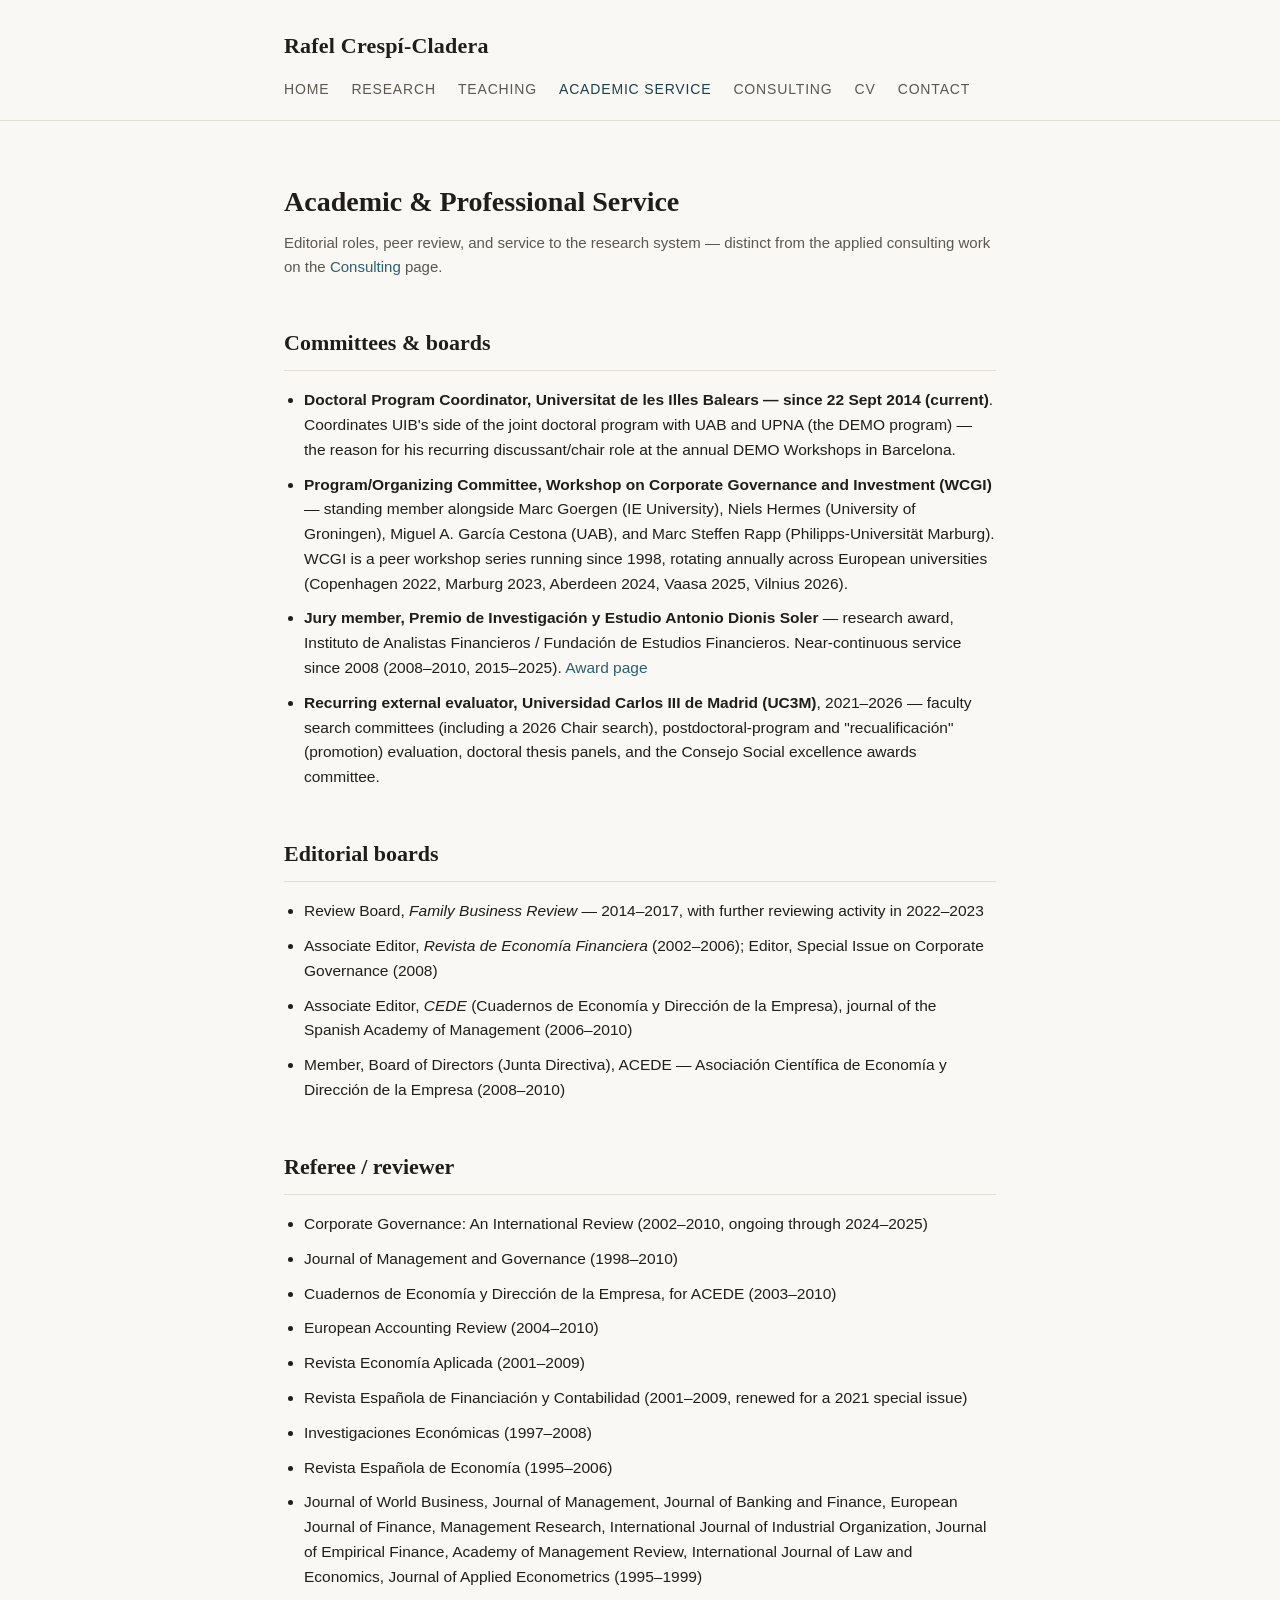
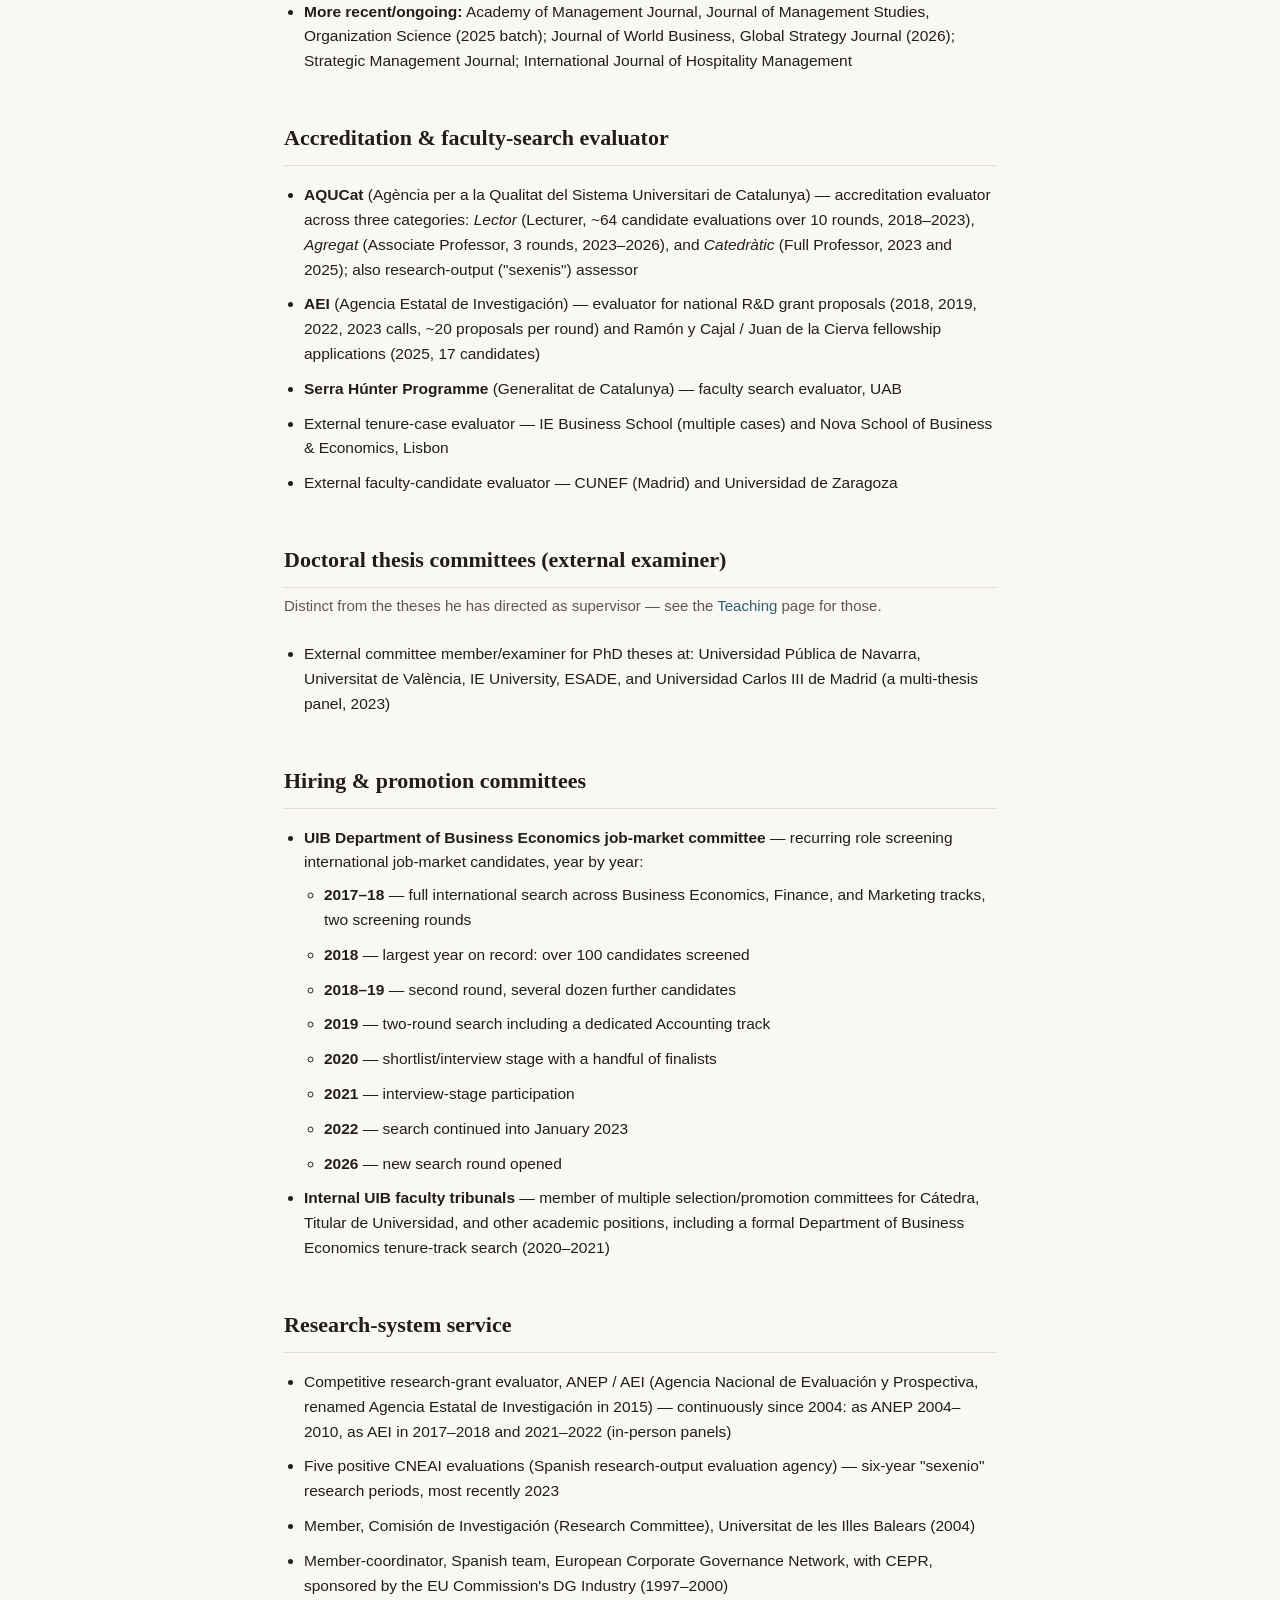
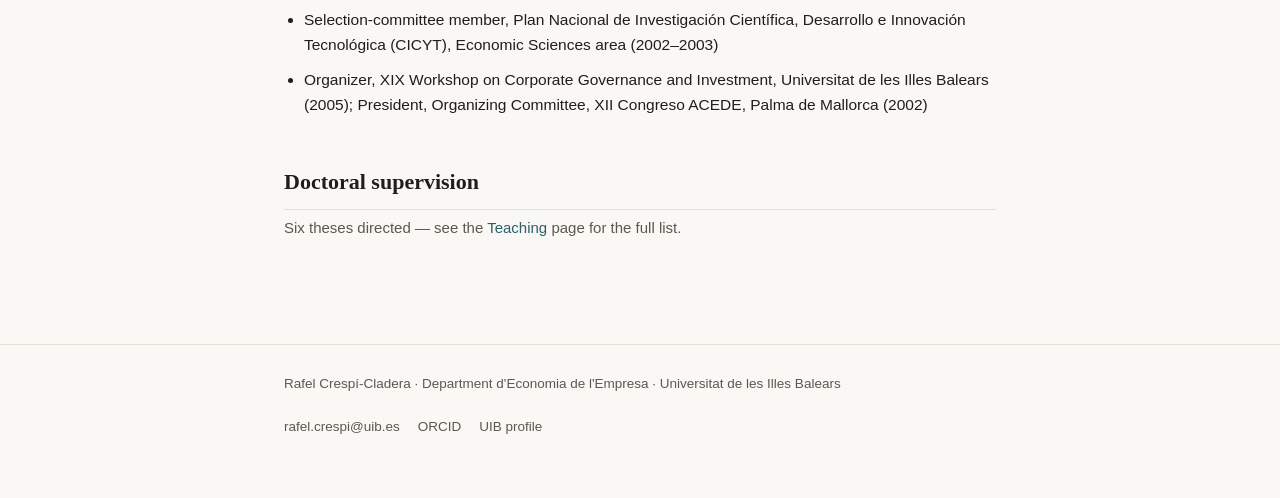
<file: service.html>
<!DOCTYPE html>
<html lang="en">
<head>
<meta charset="UTF-8">
<meta name="viewport" content="width=device-width, initial-scale=1.0">
<title>Academic Service — Rafel Crespí-Cladera</title>
<link rel="stylesheet" href="css/style.css">
</head>
<body>

<header class="site-header">
  <div class="wrap">
    <div class="site-name">Rafel Crespí-Cladera</div>
    <nav class="site-nav">
      <ul>
        <li><a href="index.html">Home</a></li>
        <li><a href="research.html">Research</a></li>
        <li><a href="teaching.html">Teaching</a></li>
        <li><a href="service.html" class="active">Academic Service</a></li>
        <li><a href="consulting.html">Consulting</a></li>
        <li><a href="cv.html">CV</a></li>
        <li><a href="contact.html">Contact</a></li>
      </ul>
    </nav>
  </div>
</header>

<main>
  <div class="wrap" style="padding-top:40px;">
    <h1 style="font-family:var(--serif); font-size:28px; margin-bottom:6px;">Academic &amp; Professional Service</h1>
    <p class="section-lede">Editorial roles, peer review, and service to the research system — distinct from the applied consulting work on the <a href="consulting.html">Consulting</a> page.</p>

    <h2 class="section-title">Committees &amp; boards</h2>
    <ul class="plain">
      <li><strong>Doctoral Program Coordinator, Universitat de les Illes Balears — since 22 Sept 2014 (current)</strong>. Coordinates UIB's side of the joint doctoral program with UAB and UPNA (the DEMO program) — the reason for his recurring discussant/chair role at the annual DEMO Workshops in Barcelona.</li>
      <li><strong>Program/Organizing Committee, Workshop on Corporate Governance and Investment (WCGI)</strong> — standing member alongside Marc Goergen (IE University), Niels Hermes (University of Groningen), Miguel A. García Cestona (UAB), and Marc Steffen Rapp (Philipps-Universität Marburg). WCGI is a peer workshop series running since 1998, rotating annually across European universities (Copenhagen 2022, Marburg 2023, Aberdeen 2024, Vaasa 2025, Vilnius 2026).</li>
      <li><strong>Jury member, Premio de Investigación y Estudio Antonio Dionis Soler</strong> — research award, Instituto de Analistas Financieros / Fundación de Estudios Financieros. Near-continuous service since 2008 (2008–2010, 2015–2025). <a href="https://institutodeanalistas.com/premios-de-investigacion-y-estudio-antonio-dionis-soler/">Award page</a></li>
      <li><strong>Recurring external evaluator, Universidad Carlos III de Madrid (UC3M)</strong>, 2021–2026 — faculty search committees (including a 2026 Chair search), postdoctoral-program and "recualificación" (promotion) evaluation, doctoral thesis panels, and the Consejo Social excellence awards committee.</li>
    </ul>

    <h2 class="section-title">Editorial boards</h2>
    <ul class="plain">
      <li>Review Board, <em>Family Business Review</em> — 2014–2017, with further reviewing activity in 2022–2023</li>
      <li>Associate Editor, <em>Revista de Economía Financiera</em> (2002–2006); Editor, Special Issue on Corporate Governance (2008)</li>
      <li>Associate Editor, <em>CEDE</em> (Cuadernos de Economía y Dirección de la Empresa), journal of the Spanish Academy of Management (2006–2010)</li>
      <li>Member, Board of Directors (Junta Directiva), ACEDE — Asociación Científica de Economía y Dirección de la Empresa (2008–2010)</li>
    </ul>

    <h2 class="section-title">Referee / reviewer</h2>
    <ul class="plain">
      <li>Corporate Governance: An International Review (2002–2010, ongoing through 2024–2025)</li>
      <li>Journal of Management and Governance (1998–2010)</li>
      <li>Cuadernos de Economía y Dirección de la Empresa, for ACEDE (2003–2010)</li>
      <li>European Accounting Review (2004–2010)</li>
      <li>Revista Economía Aplicada (2001–2009)</li>
      <li>Revista Española de Financiación y Contabilidad (2001–2009, renewed for a 2021 special issue)</li>
      <li>Investigaciones Económicas (1997–2008)</li>
      <li>Revista Española de Economía (1995–2006)</li>
      <li>Journal of World Business, Journal of Management, Journal of Banking and Finance, European Journal of Finance, Management Research, International Journal of Industrial Organization, Journal of Empirical Finance, Academy of Management Review, International Journal of Law and Economics, Journal of Applied Econometrics (1995–1999)</li>
      <li><strong>More recent/ongoing:</strong> Academy of Management Journal, Journal of Management Studies, Organization Science (2025 batch); Journal of World Business, Global Strategy Journal (2026); Strategic Management Journal; International Journal of Hospitality Management</li>
    </ul>

    <h2 class="section-title">Accreditation &amp; faculty-search evaluator</h2>
    <ul class="plain">
      <li><strong>AQUCat</strong> (Agència per a la Qualitat del Sistema Universitari de Catalunya) — accreditation evaluator across three categories: <em>Lector</em> (Lecturer, ~64 candidate evaluations over 10 rounds, 2018–2023), <em>Agregat</em> (Associate Professor, 3 rounds, 2023–2026), and <em>Catedràtic</em> (Full Professor, 2023 and 2025); also research-output ("sexenis") assessor</li>
      <li><strong>AEI</strong> (Agencia Estatal de Investigación) — evaluator for national R&amp;D grant proposals (2018, 2019, 2022, 2023 calls, ~20 proposals per round) and Ramón y Cajal / Juan de la Cierva fellowship applications (2025, 17 candidates)</li>
      <li><strong>Serra Húnter Programme</strong> (Generalitat de Catalunya) — faculty search evaluator, UAB</li>
      <li>External tenure-case evaluator — IE Business School (multiple cases) and Nova School of Business &amp; Economics, Lisbon</li>
      <li>External faculty-candidate evaluator — CUNEF (Madrid) and Universidad de Zaragoza</li>
    </ul>

    <h2 class="section-title">Doctoral thesis committees (external examiner)</h2>
    <p class="section-lede">Distinct from the theses he has directed as supervisor — see the <a href="teaching.html">Teaching</a> page for those.</p>
    <ul class="plain">
      <li>External committee member/examiner for PhD theses at: Universidad Pública de Navarra, Universitat de València, IE University, ESADE, and Universidad Carlos III de Madrid (a multi-thesis panel, 2023)</li>
    </ul>

    <h2 class="section-title">Hiring &amp; promotion committees</h2>
    <ul class="plain">
      <li><strong>UIB Department of Business Economics job-market committee</strong> — recurring role screening international job-market candidates, year by year:
        <ul class="plain" style="margin-top:8px;">
          <li><strong>2017–18</strong> — full international search across Business Economics, Finance, and Marketing tracks, two screening rounds</li>
          <li><strong>2018</strong> — largest year on record: over 100 candidates screened</li>
          <li><strong>2018–19</strong> — second round, several dozen further candidates</li>
          <li><strong>2019</strong> — two-round search including a dedicated Accounting track</li>
          <li><strong>2020</strong> — shortlist/interview stage with a handful of finalists</li>
          <li><strong>2021</strong> — interview-stage participation</li>
          <li><strong>2022</strong> — search continued into January 2023</li>
          <li><strong>2026</strong> — new search round opened</li>
        </ul>
      </li>
      <li><strong>Internal UIB faculty tribunals</strong> — member of multiple selection/promotion committees for Cátedra, Titular de Universidad, and other academic positions, including a formal Department of Business Economics tenure-track search (2020–2021)</li>
    </ul>

    <h2 class="section-title">Research-system service</h2>
    <ul class="plain">
      <li>Competitive research-grant evaluator, ANEP / AEI (Agencia Nacional de Evaluación y Prospectiva, renamed Agencia Estatal de Investigación in 2015) — continuously since 2004: as ANEP 2004–2010, as AEI in 2017–2018 and 2021–2022 (in-person panels)</li>
      <li>Five positive CNEAI evaluations (Spanish research-output evaluation agency) — six-year "sexenio" research periods, most recently 2023</li>
      <li>Member, Comisión de Investigación (Research Committee), Universitat de les Illes Balears (2004)</li>
      <li>Member-coordinator, Spanish team, European Corporate Governance Network, with CEPR, sponsored by the EU Commission's DG Industry (1997–2000)</li>
      <li>Selection-committee member, Plan Nacional de Investigación Científica, Desarrollo e Innovación Tecnológica (CICYT), Economic Sciences area (2002–2003)</li>
      <li>Organizer, XIX Workshop on Corporate Governance and Investment, Universitat de les Illes Balears (2005); President, Organizing Committee, XII Congreso ACEDE, Palma de Mallorca (2002)</li>
    </ul>

    <h2 class="section-title">Doctoral supervision</h2>
    <p class="section-lede">Six theses directed — see the <a href="teaching.html">Teaching</a> page for the full list.</p>
  </div>
</main>

<footer class="site-footer">
  <div class="wrap">
    <div class="byline">Rafel Crespí-Cladera · Department d'Economia de l'Empresa · Universitat de les Illes Balears</div>
    <div class="identity-links">
      <a href="mailto:rafel.crespi@uib.es">rafel.crespi@uib.es</a>
      <a href="https://orcid.org/0000-0002-3495-7981">ORCID</a>
      <a href="https://www.uib.es/personal/ABDI1NDE/">UIB profile</a>
    </div>
  </div>
</footer>

</body>
</html>
</file>
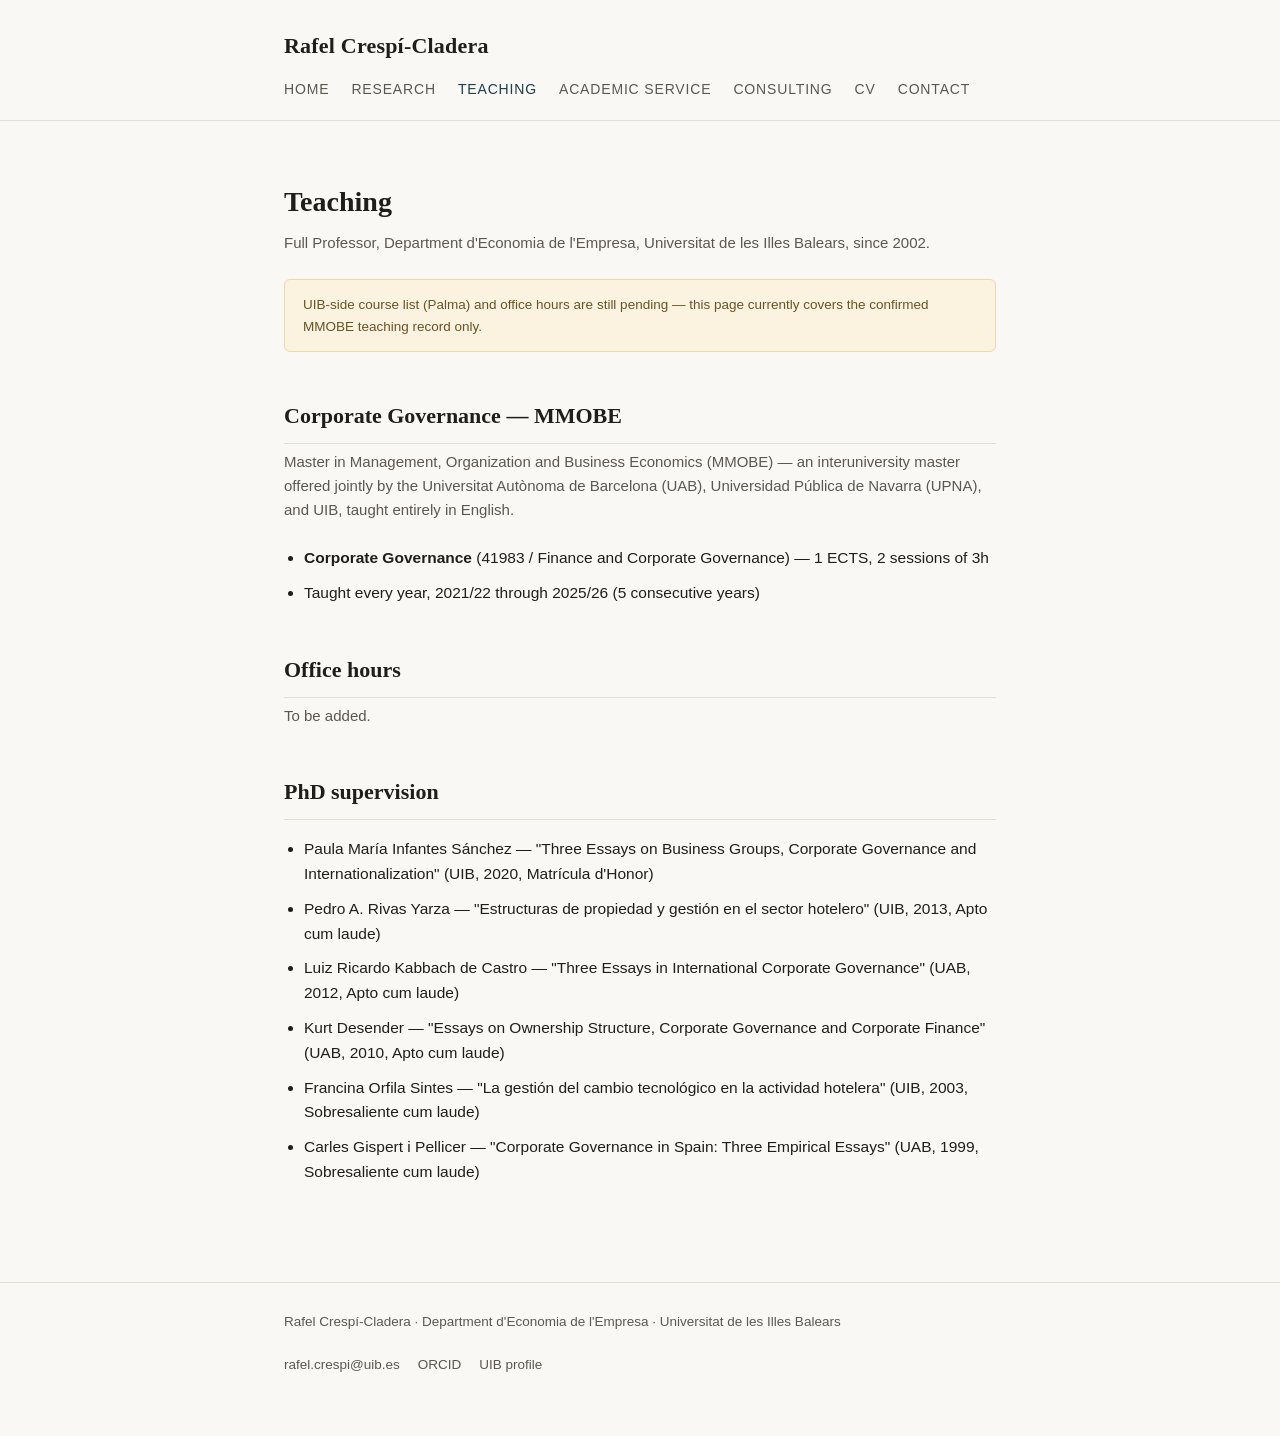
<file: teaching.html>
<!DOCTYPE html>
<html lang="en">
<head>
<meta charset="UTF-8">
<meta name="viewport" content="width=device-width, initial-scale=1.0">
<title>Teaching — Rafel Crespí-Cladera</title>
<link rel="stylesheet" href="css/style.css">
</head>
<body>

<header class="site-header">
  <div class="wrap">
    <div class="site-name">Rafel Crespí-Cladera</div>
    <nav class="site-nav">
      <ul>
        <li><a href="index.html">Home</a></li>
        <li><a href="research.html">Research</a></li>
        <li><a href="teaching.html" class="active">Teaching</a></li>
        <li><a href="service.html">Academic Service</a></li>
        <li><a href="consulting.html">Consulting</a></li>
        <li><a href="cv.html">CV</a></li>
        <li><a href="contact.html">Contact</a></li>
      </ul>
    </nav>
  </div>
</header>

<main>
  <div class="wrap" style="padding-top:40px;">
    <h1 style="font-family:var(--serif); font-size:28px; margin-bottom:6px;">Teaching</h1>
    <p class="section-lede">Full Professor, Department d'Economia de l'Empresa, Universitat de les Illes Balears, since 2002.</p>

    <div class="notice">
      UIB-side course list (Palma) and office hours are still pending — this page currently covers the confirmed MMOBE teaching record only.
    </div>

    <h2 class="section-title">Corporate Governance — MMOBE</h2>
    <p class="section-lede">Master in Management, Organization and Business Economics (MMOBE) — an interuniversity master offered jointly by the Universitat Autònoma de Barcelona (UAB), Universidad Pública de Navarra (UPNA), and UIB, taught entirely in English.</p>
    <ul class="plain">
      <li><strong>Corporate Governance</strong> (41983 / Finance and Corporate Governance) — 1 ECTS, 2 sessions of 3h</li>
      <li>Taught every year, 2021/22 through 2025/26 (5 consecutive years)</li>
    </ul>

    <h2 class="section-title">Office hours</h2>
    <p class="section-lede">To be added.</p>

    <h2 class="section-title">PhD supervision</h2>
    <ul class="plain">
      <li>Paula María Infantes Sánchez — "Three Essays on Business Groups, Corporate Governance and Internationalization" (UIB, 2020, Matrícula d'Honor)</li>
      <li>Pedro A. Rivas Yarza — "Estructuras de propiedad y gestión en el sector hotelero" (UIB, 2013, Apto cum laude)</li>
      <li>Luiz Ricardo Kabbach de Castro — "Three Essays in International Corporate Governance" (UAB, 2012, Apto cum laude)</li>
      <li>Kurt Desender — "Essays on Ownership Structure, Corporate Governance and Corporate Finance" (UAB, 2010, Apto cum laude)</li>
      <li>Francina Orfila Sintes — "La gestión del cambio tecnológico en la actividad hotelera" (UIB, 2003, Sobresaliente cum laude)</li>
      <li>Carles Gispert i Pellicer — "Corporate Governance in Spain: Three Empirical Essays" (UAB, 1999, Sobresaliente cum laude)</li>
    </ul>
  </div>
</main>

<footer class="site-footer">
  <div class="wrap">
    <div class="byline">Rafel Crespí-Cladera · Department d'Economia de l'Empresa · Universitat de les Illes Balears</div>
    <div class="identity-links">
      <a href="mailto:rafel.crespi@uib.es">rafel.crespi@uib.es</a>
      <a href="https://orcid.org/0000-0002-3495-7981">ORCID</a>
      <a href="https://www.uib.es/personal/ABDI1NDE/">UIB profile</a>
    </div>
  </div>
</footer>

</body>
</html>
</file>
<file: css/style.css>
/* ---------- tokens ---------- */
:root {
  --bg: #faf8f5;
  --bg-alt: #f1ede6;
  --text: #201d1a;
  --text-muted: #5c574f;
  --accent: #2c5f6f;
  --accent-dark: #1c3f4a;
  --border: #e3ddd2;
  --serif: "Iowan Old Style", "Palatino Linotype", Georgia, "Times New Roman", serif;
  --sans: -apple-system, BlinkMacSystemFont, "Segoe UI", Roboto, Helvetica, Arial, sans-serif;
  --max-width: 760px;
}

* { box-sizing: border-box; }

html { scroll-behavior: smooth; }

body {
  margin: 0;
  background: var(--bg);
  color: var(--text);
  font-family: var(--sans);
  font-size: 17px;
  line-height: 1.6;
  -webkit-font-smoothing: antialiased;
}

a { color: var(--accent); text-decoration: none; }
a:hover { text-decoration: underline; }

.wrap {
  max-width: var(--max-width);
  margin: 0 auto;
  padding: 0 24px;
}

/* ---------- header / nav ---------- */
header.site-header {
  border-bottom: 1px solid var(--border);
  padding: 28px 0 18px;
}

.site-header .wrap {
  display: flex;
  justify-content: space-between;
  align-items: baseline;
  flex-wrap: wrap;
  gap: 12px;
}

.site-name {
  font-family: var(--serif);
  font-size: 22px;
  font-weight: 600;
  color: var(--text);
  letter-spacing: 0.2px;
}

nav.site-nav ul {
  display: flex;
  gap: 22px;
  list-style: none;
  margin: 0;
  padding: 0;
  flex-wrap: wrap;
}

nav.site-nav a {
  color: var(--text-muted);
  font-size: 14px;
  text-transform: uppercase;
  letter-spacing: 0.06em;
}

nav.site-nav a.active,
nav.site-nav a:hover {
  color: var(--accent-dark);
}

/* ---------- hero ---------- */
.hero {
  padding: 48px 0 36px;
}

.hero .wrap {
  display: flex;
  gap: 32px;
  align-items: center;
}

.hero img.portrait {
  width: 170px;
  height: 300px;
  object-fit: cover;
  object-position: top center;
  flex-shrink: 0;
  border: none;
  -webkit-mask-image:
    linear-gradient(to right, transparent, black 14%, black 86%, transparent),
    linear-gradient(to bottom, transparent, black 10%, black 90%, transparent);
  -webkit-mask-composite: source-in;
  mask-image:
    linear-gradient(to right, transparent, black 14%, black 86%, transparent),
    linear-gradient(to bottom, transparent, black 10%, black 90%, transparent);
  mask-composite: intersect;
}

.hero h1 {
  font-family: var(--serif);
  font-size: 30px;
  margin: 0 0 6px;
  line-height: 1.15;
}

.hero .role {
  color: var(--text-muted);
  font-size: 16px;
  margin: 0 0 10px;
}

.hero .blurb {
  font-size: 15.5px;
  color: var(--text);
  max-width: 480px;
}

@media (max-width: 560px) {
  .hero .wrap { flex-direction: column; text-align: center; }
  .hero .blurb { max-width: 100%; }
}

/* ---------- section headings ---------- */
.section-title {
  font-family: var(--serif);
  font-size: 22px;
  margin: 46px 0 6px;
  padding-bottom: 10px;
  border-bottom: 1px solid var(--border);
}

.section-lede {
  color: var(--text-muted);
  font-size: 15px;
  margin: 0 0 24px;
}

/* ---------- research feed ---------- */
.feed-item {
  padding: 22px 0;
  border-bottom: 1px solid var(--border);
}

.feed-item.feed-flagship {
  background: var(--bg-alt);
  border-left: 3px solid var(--accent);
  padding-left: 18px;
  border-radius: 0 4px 4px 0;
}

.feed-item:first-of-type { padding-top: 4px; }

.feed-date {
  font-size: 12.5px;
  color: var(--text-muted);
  text-transform: uppercase;
  letter-spacing: 0.08em;
  margin-bottom: 6px;
}

.feed-item h3 {
  font-family: var(--serif);
  font-size: 19px;
  margin: 0 0 4px;
  line-height: 1.3;
}

.feed-venue {
  font-size: 13.5px;
  color: var(--text-muted);
  font-style: italic;
  margin-bottom: 10px;
}

.feed-summary {
  font-size: 15px;
  margin: 0 0 8px;
}

.feed-link {
  font-size: 13.5px;
  font-weight: 600;
}

/* ---------- generic content blocks ---------- */
.card {
  background: var(--bg-alt);
  border: 1px solid var(--border);
  border-radius: 6px;
  padding: 18px 20px;
  margin-bottom: 16px;
}

.card h3 {
  font-family: var(--serif);
  font-size: 17px;
  margin: 0 0 6px;
}

.meta {
  font-size: 13px;
  color: var(--text-muted);
}

ul.plain, ol.plain {
  padding-left: 20px;
}

ul.plain li, ol.plain li {
  margin-bottom: 10px;
  font-size: 15.5px;
}

.pub-list li {
  margin-bottom: 14px;
  font-size: 15px;
}

.pub-list li.pub-flagship {
  background: var(--bg-alt);
  border-left: 3px solid var(--accent);
  padding: 8px 12px;
  margin-left: -12px;
  border-radius: 0 4px 4px 0;
}

.pub-list .pub-year {
  color: var(--text-muted);
  font-size: 13px;
}

/* ---------- links / identity row ---------- */
.identity-links {
  display: flex;
  flex-wrap: wrap;
  gap: 10px 18px;
  margin: 18px 0 0;
  font-size: 13.5px;
}

.identity-links a { color: var(--text-muted); }
.identity-links a:hover { color: var(--accent-dark); }

/* ---------- footer ---------- */
footer.site-footer {
  border-top: 1px solid var(--border);
  margin-top: 60px;
  padding: 28px 0 60px;
  color: var(--text-muted);
  font-size: 13.5px;
}

footer.site-footer a { color: var(--text-muted); }

.byline {
  margin-bottom: 22px;
}

main { padding-bottom: 20px; }

/* ---------- notice / flag box ---------- */
.notice {
  background: #fbf2e0;
  border: 1px solid #e9d9ad;
  border-radius: 6px;
  padding: 14px 18px;
  font-size: 13.5px;
  color: #6b5324;
  margin: 24px 0;
}
</file>
